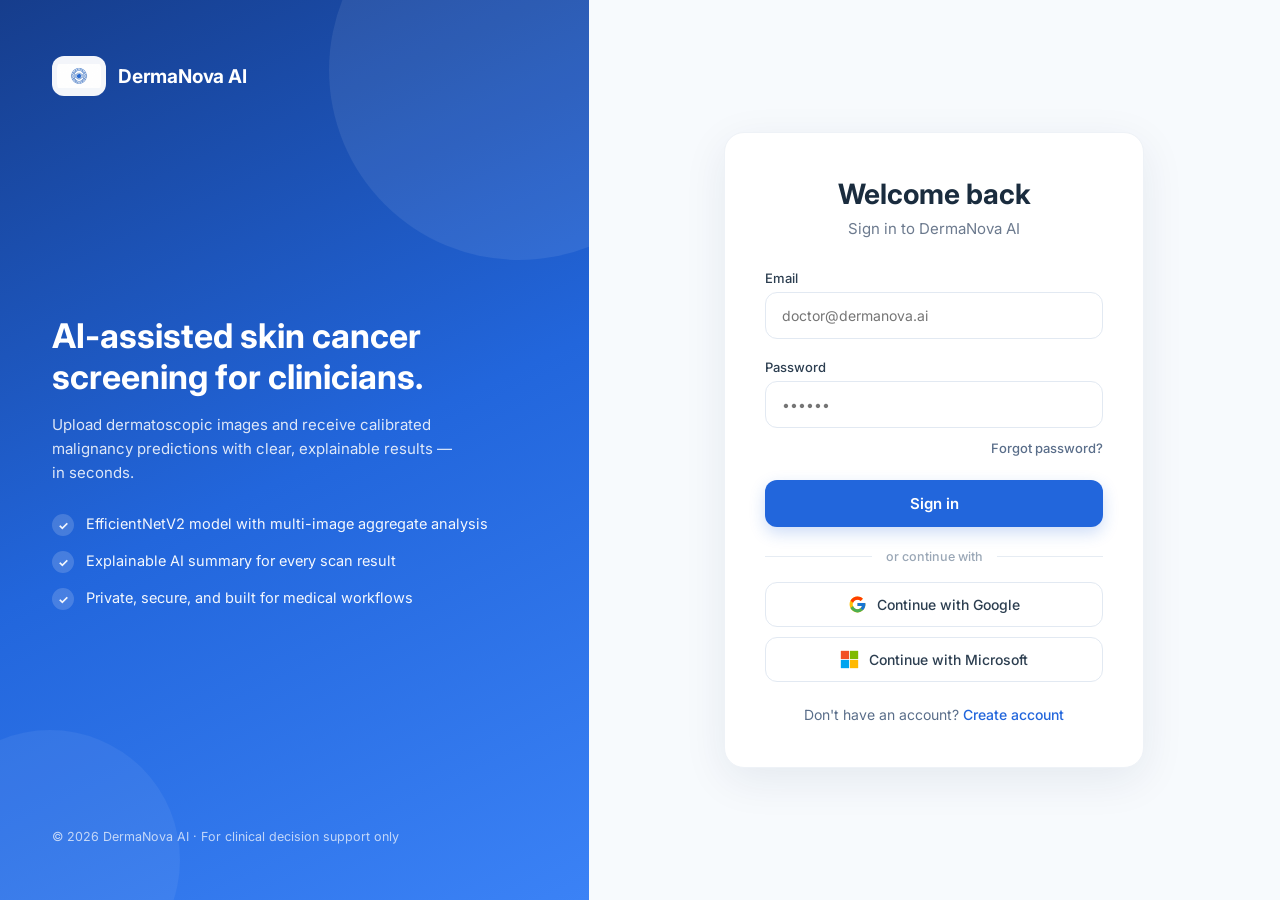
<file: index.html>
<!DOCTYPE html>
<html lang="en">

<head>
  <meta charset="UTF-8" />
  <meta name="viewport" content="width=device-width, initial-scale=1.0, user-scalable=yes" />
  <title>DermaNova AI — Light Intelligence</title>
  <link rel="icon" type="image/png" href="favicon.png?v=2" sizes="16x16 32x32 48x48 96x96 144x144 256x256">
  <link rel="shortcut icon" href="favicon.png?v=2" type="image/png">
  <link rel="apple-touch-icon" href="favicon.png?v=2">
  <link rel="stylesheet" href="style.css?v=10" />
  <link
    href="https://fonts.googleapis.com/css2?family=Inter:opsz,wght@14..32,300;14..32,400;14..32,500;14..32,600;14..32,700&display=swap"
    rel="stylesheet" />
</head>

<body>

  <div class="app">
    <div class="sidebar-overlay" id="sidebarOverlay"></div>
    <!-- SIDEBAR with clean toggle -->
    <aside class="sidebar" id="sidebar">
      <div class="sidebar-header">
        <div class="brand" id="brandHome" onclick="window.location.reload();" title="Reload DermaNova">
          <div class="logo-icon">
            <img src="favicon.png?v=2" alt="DermaNova AI">
          </div>
          <div class="logo-text" id="logoText">
            <span class="logo-name">DermaNova AI</span>
          </div>
        </div>
        <button class="new-chat-btn" id="newChatBtn" title="New diagnosis">
          <svg viewBox="0 0 24 24" fill="none" stroke="currentColor" stroke-width="2" stroke-linecap="round" stroke-linejoin="round">
            <path d="M12 20h9" />
            <path d="M16.5 3.5a2.121 2.121 0 0 1 3 3L7 19l-4 1 1-4 12.5-12.5z" />
          </svg>
        </button>
      </div>

      <nav class="nav-menu">
        <button class="nav-item" id="navDashboardBtn">
          <svg viewBox="0 0 24 24" fill="none" stroke="currentColor" stroke-width="2" stroke-linecap="round"
            stroke-linejoin="round">
            <rect x="3" y="3" width="7" height="9" />
            <rect x="14" y="3" width="7" height="5" />
            <rect x="14" y="12" width="7" height="9" />
            <rect x="3" y="16" width="7" height="5" />
          </svg>
          <span class="nav-text">Dashboard</span>
        </button>
        <button class="nav-item" id="navSettingsBtn">
          <svg viewBox="0 0 24 24" fill="none" stroke="currentColor" stroke-width="2" stroke-linecap="round"
            stroke-linejoin="round">
            <circle cx="12" cy="12" r="3" />
            <path
              d="M19.4 15a1.65 1.65 0 0 0 .33 1.82l.06.06a2 2 0 0 1 0 2.83 2 2 0 0 1-2.83 0l-.06-.06a1.65 1.65 0 0 0-1.82-.33 1.65 1.65 0 0 0-1 1.51V21a2 2 0 0 1-2 2 2 2 0 0 1-2-2v-.09A1.65 1.65 0 0 0 9 19.4a1.65 1.65 0 0 0-1.82.33l-.06.06a2 2 0 0 1-2.83 0 2 2 0 0 1 0-2.83l.06-.06a1.65 1.65 0 0 0 .33-1.82 1.65 1.65 0 0 0-1.51-1H3a2 2 0 0 1-2-2 2 2 0 0 1 2-2h.09A1.65 1.65 0 0 0 4.6 9a1.65 1.65 0 0 0-.33-1.82l-.06-.06a2 2 0 0 1 0-2.83 2 2 0 0 1 2.83 0l.06.06a1.65 1.65 0 0 0 1.82.33H9a1.65 1.65 0 0 0 1-1.51V3a2 2 0 0 1 2-2 2 2 0 0 1 2 2v.09a1.65 1.65 0 0 0 1 1.51 1.65 1.65 0 0 0 1.82-.33l.06-.06a2 2 0 0 1 2.83 0 2 2 0 0 1 0 2.83l-.06.06a1.65 1.65 0 0 0-.33 1.82V9a1.65 1.65 0 0 0 1.51 1H21a2 2 0 0 1 2 2 2 2 0 0 1-2 2h-.09a1.65 1.65 0 0 0-1.51 1z" />
          </svg>
          <span class="nav-text">Settings</span>
        </button>
        <button class="nav-item" id="navSearchBtn">
          <svg viewBox="0 0 24 24" fill="none" stroke="currentColor" stroke-width="2" stroke-linecap="round"
            stroke-linejoin="round">
            <circle cx="11" cy="11" r="7" />
            <line x1="21" y1="21" x2="16.65" y2="16.65" />
          </svg>
          <span class="nav-text">Search chats</span>
        </button>
      </nav>

      <div class="history-section">
        <div class="history-label" id="historyLabel">Today</div>
        <div class="history-list" id="historyList"></div>
      </div>

      <div class="sidebar-footer">
        <div class="user-card" id="userCard"
          onclick="document.getElementById('userDropdown').classList.toggle('open'); event.stopPropagation();">
          <div class="user-avatar">DR</div>
          <div class="user-details" id="userDetails">
            <div class="user-name">Dr. Rachel Lim</div>
            <div class="user-email">rachel@dermanova.ai</div>
          </div>

          <!-- Dropdown menu -->
          <div class="user-dropdown" id="userDropdown">
            <div class="ud-header">
              <div class="user-name ud-name">Dr. Rachel Lim</div>
              <div class="user-email ud-email">rachel@dermanova.ai</div>
            </div>
            <div class="ud-divider"></div>
            <button class="ud-item">
              <svg viewBox="0 0 24 24" fill="none" stroke="currentColor" stroke-width="2" stroke-linecap="round"
                stroke-linejoin="round">
                <path d="M20 21v-2a4 4 0 0 0-4-4H8a4 4 0 0 0-4 4v2" />
                <circle cx="12" cy="7" r="4" />
              </svg>
              Profile
            </button>
            <button class="ud-item" id="helpBtn">
              <svg viewBox="0 0 24 24" fill="none" stroke="currentColor" stroke-width="2" stroke-linecap="round"
                stroke-linejoin="round">
                <circle cx="12" cy="12" r="10" />
                <path d="M9.09 9a3 3 0 0 1 5.83 1c0 2-3 3-3 3" />
                <line x1="12" y1="17" x2="12.01" y2="17" />
              </svg>
              Help
            </button>
            <button class="ud-item text-red" id="logoutBtn">
              <svg viewBox="0 0 24 24" fill="none" stroke="currentColor" stroke-width="2" stroke-linecap="round"
                stroke-linejoin="round">
                <path d="M9 21H5a2 2 0 0 1-2-2V5a2 2 0 0 1 2-2h4" />
                <polyline points="16 17 21 12 16 7" />
                <line x1="21" y1="12" x2="9" y2="12" />
              </svg>
              Sign out
            </button>
          </div>
        </div>
      </div>
    </aside>

    <!-- MAIN CHAT AREA -->
    <main class="main">
      <header class="topbar">
        <button class="topbar-menu" id="menuBtn">
          <svg class="panel-icon" viewBox="0 0 24 24" fill="none" stroke="currentColor" stroke-width="2"
            stroke-linecap="round" stroke-linejoin="round">
            <rect x="3" y="3" width="18" height="18" rx="2" ry="2"></rect>
            <line x1="9" y1="3" x2="9" y2="21"></line>
          </svg>
        </button>
        <span class="topbar-title" id="topbarTitle">Cancer Diagnosis Assistant</span>
        <div class="topbar-actions" style="position: relative;">
          <button class="tb-btn" id="chatOptionsBtn" title="Options">
            <svg viewBox="0 0 24 24" fill="none" stroke="currentColor" stroke-width="2.5" stroke-linecap="round"
              stroke-linejoin="round">
              <circle cx="12" cy="12" r="1"></circle>
              <circle cx="5" cy="12" r="1"></circle>
              <circle cx="19" cy="12" r="1"></circle>
            </svg>
          </button>
          <div class="chat-options-menu" id="chatOptionsMenu">
            <button class="opt-item" id="optShare">Share Chat</button>
            <button class="opt-item" id="optPin">Pin Chat</button>
            <button class="opt-item" id="optHelp">Help</button>
            <button class="opt-item" id="optDelete" style="color: var(--red);">Delete Chat</button>
          </div>
        </div>
      </header>

      <div class="chat-area" id="chatArea">
        <div class="welcome" id="welcomeScreen">
          <div class="welcome-icon">
            <img src="favicon.png?v=2" alt="DermaNova AI Logo"
              style="width: 84px; height: 84px; object-fit: contain;">
          </div>
          <h1 class="welcome-title">DermaNova AI</h1>
          <p class="welcome-sub">Upload scans or patient data, get AI‑powered skin cancer risk predictions.<br>Click
            the <strong>+</strong> button to attach images or take a photo.
          </p>
          <div class="prompt-starters" id="promptStarters">
            <button class="starter-chip" data-prompt="What do the malignancy risk levels mean?">What do the risk levels mean?</button>
            <button class="starter-chip" data-prompt="How should I capture a good skin-lesion photo for analysis?">How to take a good lesion photo</button>
            <button class="starter-chip" data-prompt="Explain the ABCDE melanoma warning signs.">Melanoma ABCDE warning signs</button>
            <button class="starter-chip" data-prompt="When is a biopsy recommended for a suspicious lesion?">When is a biopsy recommended?</button>
          </div>
        </div>
        <div class="messages" id="messagesContainer"></div>
      </div>

      <button class="scroll-bottom-btn" id="scrollBottomBtn" title="Scroll to latest">
        <svg viewBox="0 0 24 24" fill="none" stroke="currentColor" stroke-width="2.2" stroke-linecap="round"
          stroke-linejoin="round">
          <path d="M12 5v14M19 12l-7 7-7-7" />
        </svg>
      </button>

      <div class="input-wrap">
        <div class="attach-preview" id="attachPreview"></div>
        <div class="input-bar">
          <div class="plus-wrap">
            <button class="plus-btn" id="plusBtn">
              <svg viewBox="0 0 24 24" fill="none" stroke="currentColor" stroke-width="2.5">
                <path d="M12 5v14M5 12h14" />
              </svg>
            </button>
            <div class="plus-menu" id="plusMenu">
              <button class="pm-item" id="uploadFileOption">
                <span class="pm-icon">
                  <svg viewBox="0 0 24 24" fill="none" stroke="currentColor" stroke-width="2" stroke-linecap="round"
                    stroke-linejoin="round">
                    <path d="M21 15v4a2 2 0 0 1-2 2H5a2 2 0 0 1-2-2v-4" />
                    <polyline points="17 8 12 3 7 8" />
                    <line x1="12" y1="3" x2="12" y2="15" />
                  </svg>
                </span>
                <div class="pm-text">
                  <div class="pm-title">Upload files</div>
                  <div class="pm-sub">Images, PDF documents</div>
                </div>
              </button>
              <button class="pm-item" id="takePhotoOption">
                <span class="pm-icon">
                  <svg viewBox="0 0 24 24" fill="none" stroke="currentColor" stroke-width="2" stroke-linecap="round"
                    stroke-linejoin="round">
                    <path d="M23 19a2 2 0 0 1-2 2H3a2 2 0 0 1-2-2V8a2 2 0 0 1 2-2h4l2-3h6l2 3h4a2 2 0 0 1 2 2z" />
                    <circle cx="12" cy="13" r="4" />
                  </svg>
                </span>
                <div class="pm-text">
                  <div class="pm-title">Take photo</div>
                  <div class="pm-sub">Use device camera</div>
                </div>
              </button>
            </div>
          </div>
          <textarea id="chatInput" class="chat-input" placeholder="Describe patient history or ask AI..."
            rows="1"></textarea>
          <button class="send-btn" id="sendMsgBtn">
            <svg viewBox="0 0 24 24" fill="none" stroke="currentColor" stroke-width="2.5">
              <path d="M12 19V5M5 12l7-7 7 7" />
            </svg>
          </button>
        </div>
        <div class="input-note">DermaNova may make mistakes; always verify results with clinical advice from a
          dermatologist</div>
      </div>
    </main>
  </div>

  <!-- Camera Modal -->
  <div class="modal-overlay" id="cameraModal">
    <div class="modal">
      <div class="modal-header">
        <span class="modal-title">Take a photo</span>
        <button class="modal-close" id="closeCameraModalBtn">✕</button>
      </div>
      <div class="modal-body">
        <video id="cameraStream" autoplay playsinline></video>
        <canvas id="cameraCanvas" style="display:none"></canvas>
        <div class="camera-buttons">
          <button id="capturePhotoBtn" class="cam-capture">Capture</button>
          <button id="cancelCameraBtn" class="cam-cancel">Cancel</button>
        </div>
      </div>
    </div>
  </div>

  <!-- Profile Modal -->
  <div class="modal-overlay" id="profileModal">
    <div class="modal profile-modal">
      <div class="modal-header">
        <span class="modal-title">My Profile</span>
        <button class="modal-close" id="closeProfileBtn">✕</button>
      </div>
      <div class="modal-body">
        <!-- Avatar section -->
        <div class="profile-avatar-section">
          <div class="profile-avatar-lg" id="profileAvatarLg">DR</div>
          <div class="profile-avatar-info">
            <div class="profile-avatar-name" id="profileAvatarName">Dr. Rachel Lim</div>
            <div class="profile-avatar-role">Medical Professional</div>
          </div>
        </div>

        <div class="profile-divider"></div>

        <!-- Editable fields -->
        <div class="profile-field">
          <label class="profile-label">
            <svg viewBox="0 0 24 24" fill="none" stroke="currentColor" stroke-width="2" stroke-linecap="round"
              stroke-linejoin="round">
              <path d="M20 21v-2a4 4 0 0 0-4-4H8a4 4 0 0 0-4 4v2" />
              <circle cx="12" cy="7" r="4" />
            </svg>
            Display Name
          </label>
          <input type="text" id="profileNameInput" class="profile-input" placeholder="Enter your display name">
        </div>

        <div class="profile-field">
          <label class="profile-label">
            <svg viewBox="0 0 24 24" fill="none" stroke="currentColor" stroke-width="2" stroke-linecap="round"
              stroke-linejoin="round">
              <path d="M4 4h16c1.1 0 2 .9 2 2v12c0 1.1-.9 2-2 2H4c-1.1 0-2-.9-2-2V6c0-1.1.9-2 2-2z" />
              <polyline points="22,6 12,13 2,6" />
            </svg>
            Account (Email)
          </label>
          <input type="email" id="profileEmailInput" class="profile-input" placeholder="Enter your email">
        </div>

        <div id="profileMsg" class="profile-msg" style="display:none;"></div>

        <div class="profile-actions">
          <button class="profile-cancel-btn" id="cancelProfileBtn">Cancel</button>
          <button class="profile-save-btn" id="saveProfileBtn">
            <svg viewBox="0 0 24 24" fill="none" stroke="currentColor" stroke-width="2.5" stroke-linecap="round"
              stroke-linejoin="round">
              <polyline points="20 6 9 17 4 12" />
            </svg>
            Save Changes
          </button>
        </div>
      </div>
    </div>
  </div>

  <!-- Dashboard Modal -->
  <div class="modal-overlay" id="dashboardModal">
    <div class="modal" style="width: 600px;">
      <div class="modal-header">
        <span class="modal-title">Dashboard Overview</span>
        <button class="modal-close" id="closeDashboardBtn">✕</button>
      </div>
      <div class="modal-body">
        <div style="display: flex; flex-wrap: wrap; gap: 16px; margin-bottom: 20px;">
          <div
            style="flex: 1 1 120px; background: var(--bg-card); padding: 16px; border-radius: 12px; border: 1px solid var(--border);">
            <div id="dashTotalScans" style="font-size: 24px; font-weight: 700; color: var(--accent);">0</div>
            <div style="font-size: 13px; color: var(--txt-3);">Total Scans</div>
          </div>
          <div
            style="flex: 1 1 120px; background: var(--bg-card); padding: 16px; border-radius: 12px; border: 1px solid var(--border);">
            <div id="dashAvgConfidence" style="font-size: 24px; font-weight: 700; color: var(--green);">—</div>
            <div style="font-size: 13px; color: var(--txt-3);">AI Avg Confidence</div>
          </div>
          <div
            style="flex: 1 1 120px; background: var(--bg-card); padding: 16px; border-radius: 12px; border: 1px solid var(--border);">
            <div id="dashHighRisk" style="font-size: 24px; font-weight: 700; color: var(--red);">0</div>
            <div style="font-size: 13px; color: var(--txt-3);">High Risk Flags</div>
          </div>
          <div
            style="flex: 1 1 120px; background: var(--bg-card); padding: 16px; border-radius: 12px; border: 1px solid var(--border);">
            <div id="dashTotalChats" style="font-size: 24px; font-weight: 700; color: var(--txt-1);">0</div>
            <div style="font-size: 13px; color: var(--txt-3);">Total Chats</div>
          </div>
        </div>
        <div style="display: flex; gap: 16px; margin-bottom: 20px;">
          <div
            style="flex: 1; background: var(--bg-card); padding: 16px; border-radius: 12px; border: 1px solid var(--border);">
            <div id="dashBenign" style="font-size: 20px; font-weight: 700; color: var(--green);">0</div>
            <div style="font-size: 13px; color: var(--txt-3);">Benign Results</div>
          </div>
          <div
            style="flex: 1; background: var(--bg-card); padding: 16px; border-radius: 12px; border: 1px solid var(--border);">
            <div id="dashAvgMalignancy" style="font-size: 20px; font-weight: 700; color: var(--txt-1);">—</div>
            <div style="font-size: 13px; color: var(--txt-3);">Avg Malignancy Prob.</div>
          </div>
          <div
            style="flex: 1; background: var(--bg-card); padding: 16px; border-radius: 12px; border: 1px solid var(--border);">
            <div id="dashFeedbackCount" style="font-size: 20px; font-weight: 700; color: #8b5cf6;">0</div>
            <div style="font-size: 13px; color: var(--txt-3);">Model Feedback Saved</div>
          </div>
        </div>
        <p id="dashEmptyNote" style="color: var(--txt-2); font-size: 14px; line-height: 1.5;">Welcome to the Analytics
          Dashboard. Metrics below are calculated live from your diagnostic history.</p>
      </div>
    </div>
  </div>

  <!-- Settings Modal -->
  <div class="modal-overlay" id="settingsModal">
    <div class="modal">
      <div class="modal-header">
        <span class="modal-title">App Settings</span>
        <button class="modal-close" id="closeSettingsBtn">✕</button>
      </div>
      <div class="modal-body">
        <div style="margin-bottom: 16px;">
          <label style="display: block; margin-bottom: 8px; font-size: 14px; font-weight: 600;">AI Model Version</label>
          <select
            style="width: 100%; padding: 10px; border-radius: 8px; border: 1px solid var(--border); background: var(--bg-panel); color: var(--txt-1);">
            <option value="efficientnet_v2">DermaNova EfficientNetV2 (Default)</option>
          </select>
        </div>
        <div style="margin-bottom: 16px;">
          <label style="display: block; margin-bottom: 8px; font-size: 14px; font-weight: 600;">Theme</label>
          <select id="themeSelect"
            style="width: 100%; padding: 10px; border-radius: 8px; border: 1px solid var(--border); background: var(--bg-panel); color: var(--txt-1);">
            <option value="light">Light Mode</option>
            <option value="dark">Dark Mode</option>
          </select>
        </div>
        <div style="margin-bottom: 16px;">
          <label style="display: block; margin-bottom: 8px; font-size: 14px; font-weight: 600;">Message text size</label>
          <select id="fontSizeSelect"
            style="width: 100%; padding: 10px; border-radius: 8px; border: 1px solid var(--border); background: var(--bg-panel); color: var(--txt-1);">
            <option value="sm">Compact</option>
            <option value="md">Default</option>
            <option value="lg">Large</option>
          </select>
        </div>
        <button class="cam-capture" id="saveSettingsBtn" style="width: 100%;">Save Settings</button>
      </div>
    </div>
  </div>

  <!-- Share Modal -->
  <div class="modal-overlay" id="shareModal">
    <div class="modal">
      <div class="modal-header">
        <span class="modal-title">Share Chat</span>
        <button class="modal-close" id="closeShareBtn">✕</button>
      </div>
      <div class="modal-body">
        <p style="color: var(--txt-2); font-size: 14px; line-height: 1.5; margin: 0 0 18px;">Share this diagnosis
          conversation with a colleague or patient.</p>
        <div class="share-grid">
          <button class="share-option" id="shareGmail">
            <span class="share-ic" style="background:#ea433522;color:#ea4335;">
              <svg viewBox="0 0 24 24" fill="none" stroke="currentColor" stroke-width="2" stroke-linecap="round"
                stroke-linejoin="round">
                <path d="M4 4h16c1.1 0 2 .9 2 2v12c0 1.1-.9 2-2 2H4c-1.1 0-2-.9-2-2V6c0-1.1.9-2 2-2z" />
                <polyline points="22,6 12,13 2,6" />
              </svg>
            </span>
            <span>Gmail</span>
          </button>
          <button class="share-option" id="shareWhatsapp">
            <span class="share-ic" style="background:#25d36622;color:#1da851;">
              <svg viewBox="0 0 24 24" fill="none" stroke="currentColor" stroke-width="2" stroke-linecap="round"
                stroke-linejoin="round">
                <path d="M21 11.5a8.38 8.38 0 0 1-.9 3.8 8.5 8.5 0 0 1-7.6 4.7 8.38 8.38 0 0 1-3.8-.9L3 21l1.9-5.7a8.38 8.38 0 0 1-.9-3.8 8.5 8.5 0 0 1 4.7-7.6 8.38 8.38 0 0 1 3.8-.9h.5a8.48 8.48 0 0 1 8 8v.5z" />
              </svg>
            </span>
            <span>WhatsApp</span>
          </button>
          <button class="share-option" id="shareEmail">
            <span class="share-ic" style="background:#2266dc22;color:var(--accent);">
              <svg viewBox="0 0 24 24" fill="none" stroke="currentColor" stroke-width="2" stroke-linecap="round"
                stroke-linejoin="round">
                <path d="M22 6c0-1.1-.9-2-2-2H4c-1.1 0-2 .9-2 2v12c0 1.1.9 2 2 2h16c1.1 0 2-.9 2-2V6z" />
                <polyline points="22,6 12,13 2,6" />
              </svg>
            </span>
            <span>Email</span>
          </button>
          <button class="share-option" id="shareTelegram">
            <span class="share-ic" style="background:#229ed922;color:#229ed9;">
              <svg viewBox="0 0 24 24" fill="none" stroke="currentColor" stroke-width="2" stroke-linecap="round"
                stroke-linejoin="round">
                <line x1="22" y1="2" x2="11" y2="13" />
                <polygon points="22 2 15 22 11 13 2 9 22 2" />
              </svg>
            </span>
            <span>Telegram</span>
          </button>
          <button class="share-option" id="shareCopy">
            <span class="share-ic" style="background:#64748b22;color:#475569;">
              <svg viewBox="0 0 24 24" fill="none" stroke="currentColor" stroke-width="2" stroke-linecap="round"
                stroke-linejoin="round">
                <rect x="9" y="9" width="13" height="13" rx="2" ry="2" />
                <path d="M5 15H4a2 2 0 0 1-2-2V4a2 2 0 0 1 2-2h9a2 2 0 0 1 2 2v1" />
              </svg>
            </span>
            <span>Copy Text</span>
          </button>
          <button class="share-option" id="shareNative">
            <span class="share-ic" style="background:#8b5cf622;color:#7c3aed;">
              <svg viewBox="0 0 24 24" fill="none" stroke="currentColor" stroke-width="2" stroke-linecap="round"
                stroke-linejoin="round">
                <circle cx="18" cy="5" r="3" />
                <circle cx="6" cy="12" r="3" />
                <circle cx="18" cy="19" r="3" />
                <line x1="8.59" y1="13.51" x2="15.42" y2="17.49" />
                <line x1="15.41" y1="6.51" x2="8.59" y2="10.49" />
              </svg>
            </span>
            <span>More…</span>
          </button>
        </div>
      </div>
    </div>
  </div>

  <!-- Help Modal -->
  <div class="modal-overlay" id="helpModal">
    <div class="modal" style="width: 560px;">
      <div class="modal-header">
        <span class="modal-title">Help &amp; FAQ</span>
        <button class="modal-close" id="closeHelpBtn">✕</button>
      </div>
      <div class="modal-body">
        <p style="color: var(--txt-2); font-size: 14px; line-height: 1.5; margin: 0 0 18px;">Common questions about
          DermaNova AI. Click a question to expand the answer.</p>
        <div class="faq-list">
          <details class="faq-item">
            <summary>What does DermaNova AI do?</summary>
            <p>DermaNova AI analyses skin-lesion images using a deep-learning model (EfficientNetV2) and estimates the
              probability that a lesion is malignant. It also provides an AI-generated plain-language explanation of the
              result.</p>
          </details>
          <details class="faq-item">
            <summary>How do I run a scan?</summary>
            <p>Click the <strong>+</strong> button next to the message box, choose <strong>Upload files</strong> to select a photo or
              <strong>Take photo</strong> to use your camera. The model then processes the image and returns a result
              card.</p>
          </details>
          <details class="faq-item">
            <summary>What do the Dashboard numbers mean?</summary>
            <p><strong>Total Scans</strong> is the number of image analyses you've run. <strong>AI Avg Confidence</strong>
              is the average certainty of the model across those scans. <strong>High Risk Flags</strong> counts lesions
              the model classified as malignant, and <strong>Total Chats</strong> is your number of saved
              conversations.</p>
          </details>
          <details class="faq-item">
            <summary>Is the result a medical diagnosis?</summary>
            <p>No. DermaNova AI is a decision-support tool. Results must always be confirmed by a qualified
              dermatologist through dermatoscopy and, where indicated, biopsy.</p>
          </details>
          <details class="faq-item">
            <summary>How do I update my profile?</summary>
            <p>Open the user menu at the bottom-left of the sidebar and choose <strong>Profile</strong>. You can change
              your display name and account email there.</p>
          </details>
          <details class="faq-item">
            <summary>Where is my chat history stored?</summary>
            <p>Conversations are saved locally in your browser. Use the <strong>Share Chat</strong> option in the top bar
              to send a conversation to someone else.</p>
          </details>
        </div>
      </div>
    </div>
  </div>

  <!-- Search Chats Modal -->
  <div class="modal-overlay" id="searchModal">
    <div class="modal search-modal">
      <div class="modal-header">
        <span class="modal-title">Search chats</span>
        <button class="modal-close" id="closeSearchBtn">✕</button>
      </div>
      <div class="modal-body">
        <div class="chat-search" id="chatSearch">
          <svg class="chat-search-icon" viewBox="0 0 24 24" fill="none" stroke="currentColor" stroke-width="2"
            stroke-linecap="round" stroke-linejoin="round">
            <circle cx="11" cy="11" r="7" />
            <line x1="21" y1="21" x2="16.65" y2="16.65" />
          </svg>
          <input type="text" id="chatSearchInput" class="chat-search-input" placeholder="Search all chats by title or message…" />
          <button class="chat-search-clear" id="chatSearchClear" title="Clear">✕</button>
        </div>
        <div class="search-results" id="searchResults"></div>
      </div>
    </div>
  </div>

  <input type="file" id="fileUploadInput" multiple accept="image/*,application/pdf" style="display:none" />
  <input type="file" id="cameraFileInput" accept="image/*" style="display:none" />

  <script src="chatgpt.js?v=3"></script>
  <script src="app.js?v=14"></script>
</body>

</html>
</file>
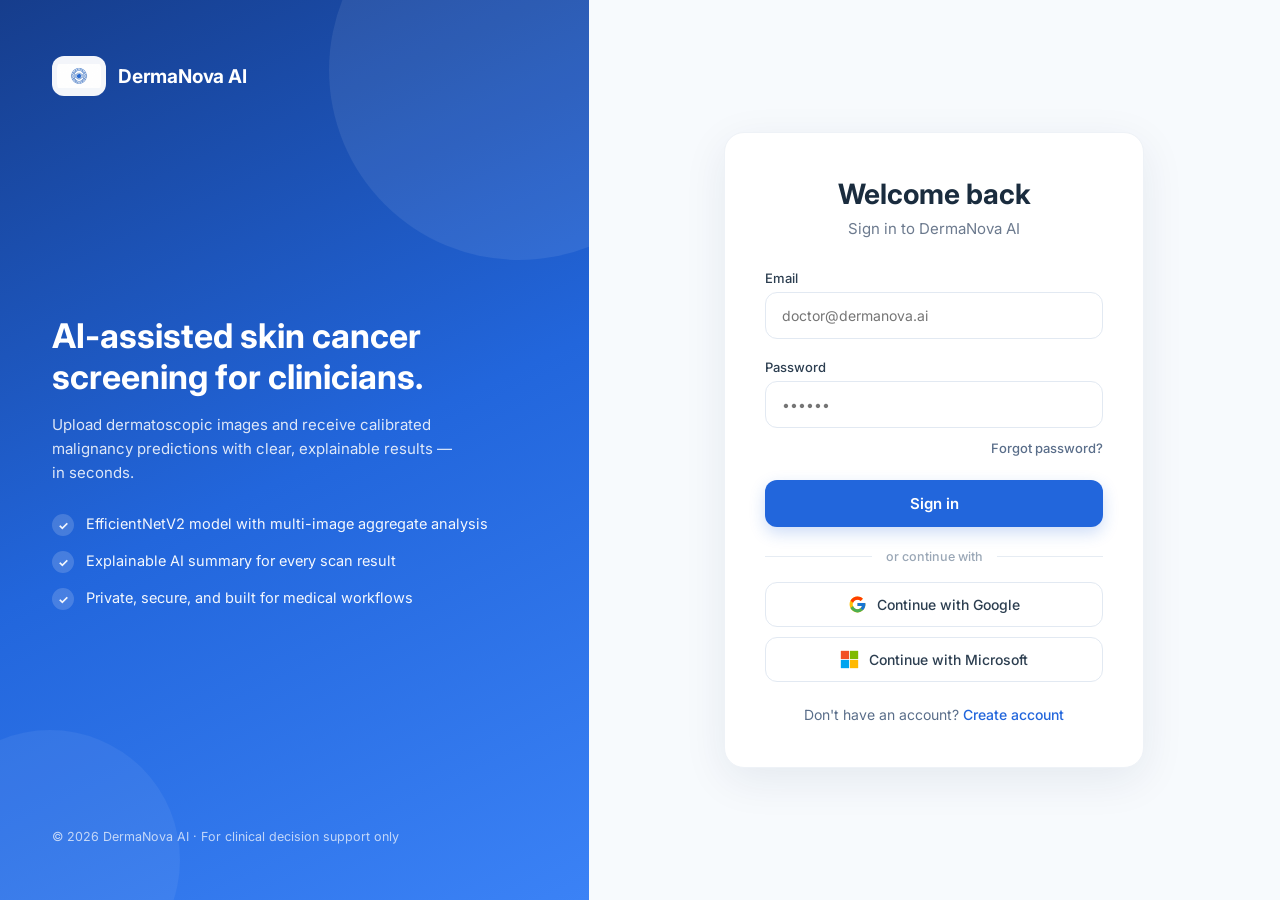
<file: login.html>
<!DOCTYPE html>
<html lang="en">
<head>
  <meta charset="UTF-8">
  <meta name="viewport" content="width=device-width, initial-scale=1.0">
  <title>Login | DermaNova AI</title>
  <link rel="icon" href="favicon.png?v=2" type="image/png" sizes="16x16 32x32 48x48 96x96 144x144 256x256">
  <link rel="shortcut icon" href="favicon.png?v=2" type="image/png">
  <link rel="apple-touch-icon" href="favicon.png?v=2">
  <link href="https://fonts.googleapis.com/css2?family=Inter:wght@400;500;600;700&display=swap" rel="stylesheet">
  <style>
    * { margin:0; padding:0; box-sizing:border-box; }
    body {
      font-family: 'Inter', sans-serif;
      background: #f7fafd;
      min-height: 100vh;
      color: #1a2c3e;
    }

    /* ── Split-screen shell ── */
    .auth-shell { display: flex; min-height: 100vh; }

    /* Left brand panel */
    .brand-panel {
      flex: 1 1 46%;
      position: relative;
      overflow: hidden;
      background: linear-gradient(155deg, #163d8c 0%, #2266dc 52%, #3b82f6 100%);
      color: #fff;
      padding: 56px 52px;
      display: flex;
      flex-direction: column;
      justify-content: space-between;
    }
    .brand-panel::before,
    .brand-panel::after {
      content: '';
      position: absolute;
      border-radius: 50%;
      background: rgba(255,255,255,0.08);
      pointer-events: none;
    }
    .brand-panel::before { width: 380px; height: 380px; top: -120px; right: -120px; }
    .brand-panel::after  { width: 260px; height: 260px; bottom: -90px; left: -80px; background: rgba(255,255,255,0.06); }
    .brand-logo { display: flex; align-items: center; gap: 12px; position: relative; z-index: 1; }
    .brand-logo img {
      width: 54px; height: 40px; object-fit: contain;
      background: rgba(255,255,255,0.95); border-radius: 12px; padding: 5px;
    }
    .brand-logo span { font-size: 19px; font-weight: 700; letter-spacing: -0.2px; }
    .brand-hero { position: relative; z-index: 1; }
    .brand-hero h2 { font-size: 34px; line-height: 1.22; font-weight: 700; margin-bottom: 16px; max-width: 440px; }
    .brand-hero p { font-size: 15px; line-height: 1.6; opacity: 0.85; max-width: 400px; margin-bottom: 28px; }
    .brand-features { list-style: none; display: flex; flex-direction: column; gap: 14px; }
    .brand-features li {
      display: flex; align-items: flex-start; gap: 12px;
      font-size: 14.5px; opacity: 0.95; line-height: 1.45;
    }
    .brand-features li::before {
      content: '✓';
      flex-shrink: 0;
      width: 22px; height: 22px; border-radius: 50%;
      background: rgba(255,255,255,0.18);
      display: flex; align-items: center; justify-content: center;
      font-size: 12px; font-weight: 700; margin-top: 1px;
    }
    .brand-foot { position: relative; z-index: 1; font-size: 12.5px; opacity: 0.7; }

    /* Right form panel */
    .form-panel {
      flex: 1 1 54%;
      display: flex; align-items: center; justify-content: center;
      padding: 40px 24px;
    }
    .auth-card {
      background: #fff;
      border-radius: 20px;
      padding: 44px 40px;
      width: 100%;
      max-width: 420px;
      box-shadow: 0 12px 44px rgba(16, 42, 77, 0.08);
      border: 1px solid #eef2f7;
      text-align: center;
    }
    @media (max-width: 900px) {
      .brand-panel { display: none; }
      .form-panel { flex: 1; padding: 24px 18px; }
    }
    h1 { font-size: 28px; font-weight: 700; color: #1a2c3e; margin-bottom: 8px; }
    .sub { color: #6c7a8e; margin-bottom: 32px; font-size: 15px; }
    .input-group { margin-bottom: 20px; text-align: left; }
    label { display: block; font-size: 13px; font-weight: 500; margin-bottom: 6px; color: #2c3e50; }
    input {
      width: 100%;
      padding: 14px 16px;
      border: 1px solid #e2e9f2;
      border-radius: 12px;
      font-size: 14px;
      font-family: 'Inter', sans-serif;
      transition: 0.2s;
    }
    input:focus { outline: none; border-color: #2266dc; box-shadow: 0 0 0 3px rgba(34,102,220,0.1); }
    button#loginBtn {
      width: 100%;
      padding: 14px;
      background: #2266dc;
      color: white;
      border: none;
      border-radius: 12px;
      font-weight: 600;
      font-size: 15px;
      cursor: pointer;
      margin-top: 8px;
      font-family: 'Inter', sans-serif;
      transition: background 0.2s, transform 0.1s;
      box-shadow: 0 6px 16px rgba(34,102,220,0.22);
    }
    button#loginBtn:hover, button#resetBtn:hover { background: #1a55c4; }
    button#loginBtn:active, button#resetBtn:active { transform: scale(0.98); }
    button#loginBtn:disabled, button#resetBtn:disabled { background: #a0b4d6; cursor: not-allowed; box-shadow: none; }
    button#resetBtn {
      width: 100%;
      padding: 14px;
      background: #2266dc;
      color: white;
      border: none;
      border-radius: 12px;
      font-weight: 600;
      font-size: 15px;
      cursor: pointer;
      margin-top: 8px;
      font-family: 'Inter', sans-serif;
      transition: background 0.2s, transform 0.1s;
      box-shadow: 0 6px 16px rgba(34,102,220,0.22);
    }
    .forgot-btn {
      background: none;
      border: none;
      color: #5a6e8a;
      font-size: 13px;
      font-weight: 500;
      cursor: pointer;
      font-family: 'Inter', sans-serif;
      text-align: right;
      display: block;
      width: 100%;
      margin-bottom: 16px;
      margin-top: -8px;
      transition: color 0.2s;
    }
    .forgot-btn:hover { color: #2266dc; }
    .back-btn { text-align: center; margin-top: 16px; margin-bottom: 0; width: 100%; }
    .link { margin-top: 24px; font-size: 14px; color: #5a6e8a; }
    .link a { color: #2266dc; text-decoration: none; font-weight: 500; }
    .msg {
      padding: 11px 14px;
      border-radius: 12px;
      margin-bottom: 16px;
      font-size: 13px;
      display: none;
      text-align: left;
    }
    .logo-icon { display: none; margin-bottom: 12px; }
    .logo-icon img {
      width: 112px; height: auto; object-fit: contain;
      mix-blend-mode: multiply; display: block; margin: 0 auto;
    }
    @media (max-width: 900px) {
      .logo-icon { display: block; }
    }
    .msg.error   { background: #ffe5e9; color: #c0392b; }
    .msg.success { background: #e6f9f0; color: #1a7a4a; }
    .msg.info    { background: #eaf1fd; color: #1a55c4; }

    /* ── Social sign-in ── */
    .divider {
      display: flex; align-items: center; gap: 14px;
      margin: 22px 0 18px; color: #9aa7b6; font-size: 12.5px; font-weight: 500;
    }
    .divider::before, .divider::after { content: ''; flex: 1; height: 1px; background: #e6ecf3; }
    .social-grid { display: flex; flex-direction: column; gap: 10px; }
    .social-btn {
      display: flex; align-items: center; justify-content: center; gap: 10px;
      width: 100%; padding: 12px 14px;
      background: #fff; border: 1px solid #e2e9f2; border-radius: 12px;
      font-family: 'Inter', sans-serif; font-size: 14px; font-weight: 500; color: #2c3e50;
      cursor: pointer; transition: background 0.15s, border-color 0.15s, box-shadow 0.15s;
    }
    .social-btn:hover { background: #f6f9fd; border-color: #cdd9ea; box-shadow: 0 4px 12px rgba(16,42,77,0.06); }
    .social-btn:active { transform: scale(0.99); }
    .social-btn svg { width: 19px; height: 19px; flex-shrink: 0; }

    /* ── Multi-step reset flow ── */
    .steps { display: none; align-items: center; justify-content: center; gap: 6px; margin-bottom: 28px; }
    .steps.show { display: flex; }
    .step {
      width: 30px; height: 30px; border-radius: 50%;
      display: flex; align-items: center; justify-content: center;
      font-size: 13px; font-weight: 600;
      background: #eef2f8; color: #8a99aa; border: 2px solid #e2e9f2;
      transition: 0.25s;
    }
    .step.active { background: #2266dc; color: #fff; border-color: #2266dc; box-shadow: 0 0 0 4px rgba(34,102,220,0.12); }
    .step.done { background: #1a7a4a; color: #fff; border-color: #1a7a4a; }
    .step-line { width: 34px; height: 2px; background: #e2e9f2; transition: 0.25s; }
    .step-line.done { background: #1a7a4a; }

    .otp-hint { font-size: 13.5px; color: #6c7a8e; margin-bottom: 20px; line-height: 1.5; }
    .otp-hint strong { color: #1a2c3e; }
    .otp-input {
      text-align: center; font-size: 24px; letter-spacing: 14px;
      font-weight: 700; padding: 16px; text-indent: 14px;
    }
    .otp-input::placeholder { letter-spacing: 10px; color: #cbd5e1; font-weight: 500; }

    .resend-row { font-size: 13px; color: #6c7a8e; margin-top: 16px; }
    .link-btn {
      background: none; border: none; color: #2266dc; font-weight: 600;
      font-size: 13px; cursor: pointer; font-family: 'Inter', sans-serif; padding: 0;
    }
    .link-btn:hover { text-decoration: underline; }
    .link-btn:disabled { color: #a0b4d6; cursor: not-allowed; text-decoration: none; }

    .pw-wrap { position: relative; }
    .pw-wrap input { padding-right: 46px; }
    .pw-toggle {
      position: absolute; right: 10px; top: 50%; transform: translateY(-50%);
      background: none; border: none; cursor: pointer; font-size: 16px;
      opacity: 0.55; padding: 4px; line-height: 1;
    }
    .pw-toggle:hover { opacity: 1; }

    .pw-reqs {
      list-style: none; text-align: left; margin: 0 0 18px; padding: 0;
      display: grid; grid-template-columns: 1fr 1fr; gap: 7px 12px;
    }
    .pw-reqs li {
      font-size: 12px; color: #8a99aa; position: relative; padding-left: 20px;
      transition: color 0.2s;
    }
    .pw-reqs li::before {
      content: '○'; position: absolute; left: 0; font-size: 13px; line-height: 1.2;
    }
    .pw-reqs li.ok { color: #1a7a4a; font-weight: 500; }
    .pw-reqs li.ok::before { content: '✓'; }

    button#verifyOtpBtn, button#updatePasswordBtn {
      width: 100%; padding: 14px; background: #2266dc; color: white; border: none;
      border-radius: 12px; font-weight: 600; font-size: 15px; cursor: pointer;
      margin-top: 8px; font-family: 'Inter', sans-serif; transition: background 0.2s, transform 0.1s;
      box-shadow: 0 6px 16px rgba(34,102,220,0.22);
    }
    button#verifyOtpBtn:hover, button#updatePasswordBtn:hover { background: #1a55c4; }
    button#verifyOtpBtn:active, button#updatePasswordBtn:active { transform: scale(0.98); }
    button#verifyOtpBtn:disabled, button#updatePasswordBtn:disabled { background: #a0b4d6; cursor: not-allowed; }
    .spinner {
      display: inline-block;
      width: 16px; height: 16px;
      border: 2px solid rgba(255,255,255,0.5);
      border-top-color: #fff;
      border-radius: 50%;
      animation: spin 0.7s linear infinite;
      margin-right: 8px;
      vertical-align: middle;
    }
    @keyframes spin { to { transform: rotate(360deg); } }
  </style>
</head>
<body>
<div class="auth-shell">

  <!-- Left: brand / value panel -->
  <aside class="brand-panel">
    <div class="brand-logo">
      <img src="app_icon.png" alt="DermaNova AI">
      <span>DermaNova AI</span>
    </div>
    <div class="brand-hero">
      <h2>AI-assisted skin cancer screening for clinicians.</h2>
      <p>Upload dermatoscopic images and receive calibrated malignancy predictions with clear, explainable results — in seconds.</p>
      <ul class="brand-features">
        <li>EfficientNetV2 model with multi-image aggregate analysis</li>
        <li>Explainable AI summary for every scan result</li>
        <li>Private, secure, and built for medical workflows</li>
      </ul>
    </div>
    <div class="brand-foot">© 2026 DermaNova AI · For clinical decision support only</div>
  </aside>

  <!-- Right: authentication form -->
  <main class="form-panel">
<div class="auth-card">
  <div class="logo-icon">
          <img src="app_icon.png" alt="DermaNova AI">
        </div>
  <h1 id="formTitle">Welcome back</h1>
  <div class="sub" id="formSubtitle">Sign in to DermaNova AI</div>

  <!-- Step indicator (reset flow only) -->
  <div id="resetSteps" class="steps">
    <span class="step" data-step="1">1</span>
    <span class="step-line" data-line="1"></span>
    <span class="step" data-step="2">2</span>
    <span class="step-line" data-line="2"></span>
    <span class="step" data-step="3">3</span>
  </div>

  <div id="loginMsg" class="msg"></div>

  <!-- Login Form -->
  <div id="loginFormArea">
    <div class="input-group">
      <label for="email">Email</label>
      <input type="email" id="email" name="email" placeholder="doctor@dermanova.ai" autocomplete="email">
    </div>
    <div class="input-group">
      <label for="password">Password</label>
      <input type="password" id="password" name="password" placeholder="••••••" autocomplete="current-password">
    </div>
    
    <button id="forgotPasswordBtn" type="button" class="forgot-btn">Forgot password?</button>

    <button id="loginBtn" type="button">Sign in</button>

    <div class="divider">or continue with</div>
    <div class="social-grid">
      <button type="button" class="social-btn" data-provider="Google">
        <svg viewBox="0 0 48 48" aria-hidden="true">
          <path fill="#FFC107" d="M43.611 20.083H42V20H24v8h11.303c-1.649 4.657-6.08 8-11.303 8-6.627 0-12-5.373-12-12s5.373-12 12-12c3.059 0 5.842 1.154 7.961 3.039l5.657-5.657C34.046 6.053 29.268 4 24 4 12.955 4 4 12.955 4 24s8.955 20 20 20 20-8.955 20-20c0-1.341-.138-2.65-.389-3.917z"/>
          <path fill="#FF3D00" d="M6.306 14.691l6.571 4.819C14.655 15.108 18.961 12 24 12c3.059 0 5.842 1.154 7.961 3.039l5.657-5.657C34.046 6.053 29.268 4 24 4 16.318 4 9.656 8.337 6.306 14.691z"/>
          <path fill="#4CAF50" d="M24 44c5.166 0 9.86-1.977 13.409-5.192l-6.19-5.238C29.211 35.091 26.715 36 24 36c-5.202 0-9.619-3.317-11.283-7.946l-6.522 5.025C9.505 39.556 16.227 44 24 44z"/>
          <path fill="#1976D2" d="M43.611 20.083H42V20H24v8h11.303c-.792 2.237-2.231 4.166-4.087 5.571.001-.001.002-.001.003-.002l6.19 5.238C36.971 39.205 44 34 44 24c0-1.341-.138-2.65-.389-3.917z"/>
        </svg>
        Continue with Google
      </button>
      <button type="button" class="social-btn" data-provider="Microsoft">
        <svg viewBox="0 0 23 23" aria-hidden="true">
          <path fill="#f25022" d="M1 1h10v10H1z"/>
          <path fill="#7fba00" d="M12 1h10v10H12z"/>
          <path fill="#00a4ef" d="M1 12h10v10H1z"/>
          <path fill="#ffb900" d="M12 12h10v10H12z"/>
        </svg>
        Continue with Microsoft
      </button>
    </div>

    <div class="link">Don't have an account? <a href="signup.html">Create account</a></div>
  </div>

  <!-- Step 1: Request OTP (email) -->
  <div id="resetFormArea" style="display: none;">
    <div class="input-group">
      <label for="resetEmail">Email</label>
      <input type="email" id="resetEmail" name="resetEmail" placeholder="doctor@dermanova.ai" autocomplete="email">
    </div>

    <button id="resetBtn" type="button">Send verification code</button>
    <button id="backToLoginBtn" type="button" class="forgot-btn back-btn">← Back to Login</button>
  </div>

  <!-- Step 2: Verify OTP only -->
  <div id="otpFormArea" style="display: none;">
    <p class="otp-hint">Enter the 6-digit code we sent to <strong id="otpEmailLabel"></strong></p>
    <div class="input-group">
      <label for="otpCode">Verification code</label>
      <input type="text" id="otpCode" name="otpCode" class="otp-input" placeholder="------" maxlength="6"
        inputmode="numeric" autocomplete="one-time-code">
    </div>

    <button id="verifyOtpBtn" type="button">Verify code</button>
    <div class="resend-row">
      Didn't receive it? <button id="resendOtpBtn" type="button" class="link-btn">Resend code</button>
    </div>
    <button id="backToResetBtn" type="button" class="forgot-btn back-btn">← Back</button>
  </div>

  <!-- Step 3: Set new password (shown only after OTP verified) -->
  <div id="newPasswordFormArea" style="display: none;">
    <p class="otp-hint">Code verified ✓ — choose a new password for your account.</p>
    <div class="input-group">
      <label for="otpNewPassword">New password</label>
      <div class="pw-wrap">
        <input type="password" id="otpNewPassword" name="otpNewPassword" placeholder="••••••••" autocomplete="new-password">
        <button type="button" class="pw-toggle" data-target="otpNewPassword" aria-label="Show password">👁</button>
      </div>
    </div>
    <div class="input-group">
      <label for="otpConfirmPassword">Confirm password</label>
      <div class="pw-wrap">
        <input type="password" id="otpConfirmPassword" name="otpConfirmPassword" placeholder="••••••••" autocomplete="new-password">
        <button type="button" class="pw-toggle" data-target="otpConfirmPassword" aria-label="Show password">👁</button>
      </div>
    </div>
    <ul class="pw-reqs" id="pwReqs">
      <li data-req="len">At least 8 characters</li>
      <li data-req="upper">One uppercase letter</li>
      <li data-req="num">One number</li>
      <li data-req="sym">One symbol</li>
    </ul>

    <button id="updatePasswordBtn" type="button">Update password</button>
    <button id="backToOtpBtn" type="button" class="forgot-btn back-btn">← Back</button>
  </div>
</div>
  </main>

</div>

<script>
  document.getElementById('loginBtn').addEventListener('click', async () => {
    const email    = document.getElementById('email').value.trim();
    const password = document.getElementById('password').value;
    const msgDiv   = document.getElementById('loginMsg');
    const btn      = document.getElementById('loginBtn');

    // Hide previous messages
    msgDiv.style.display = 'none';
    msgDiv.className = 'msg';

    // Client-side validation
    if (!email || !password) {
      showMsg('error', '⚠️ Please fill in all fields.');
      return;
    }

    // Show loading state
    btn.disabled = true;
    btn.innerHTML = '<span class="spinner"></span>Signing in...';

    try {
      // Send credentials to login.php via FormData (POST)
      const formData = new FormData();
      formData.append('action', 'login');
      formData.append('email', email);
      formData.append('password', password);

      const response = await fetch('login.php', {
        method: 'POST',
        body: formData
      });

      const data = await response.json();

      if (data.success) {
        showMsg('success', '✅ ' + data.message + ' Redirecting...');
        // Save user info for app.js (used to show name/email in sidebar)
        localStorage.setItem('oncodiag_user', JSON.stringify(data.user));
        setTimeout(() => {
          window.location.href = data.redirect || 'index.html';
        }, 800);
      } else {
        showMsg('error', '❌ ' + data.message);
        btn.disabled = false;
        btn.innerHTML = 'Sign in';
      }
    } catch (err) {
      showMsg('error', '❌ Network error. Make sure XAMPP is running and you are accessing via localhost.');
      btn.disabled = false;
      btn.innerHTML = 'Sign in';
    }
  });

  function showMsg(type, text) {
    const msgDiv = document.getElementById('loginMsg');
    msgDiv.className = 'msg ' + type;
    msgDiv.innerText = text;
    msgDiv.style.display = 'block';
  }

  // ── Multi-step password reset ──
  const loginFormArea       = document.getElementById('loginFormArea');
  const resetFormArea       = document.getElementById('resetFormArea');
  const otpFormArea         = document.getElementById('otpFormArea');
  const newPasswordFormArea = document.getElementById('newPasswordFormArea');
  const formSubtitle        = document.getElementById('formSubtitle');
  const resetSteps          = document.getElementById('resetSteps');

  let verifiedOtp = '';   // remembered between step 2 (verify) and step 3 (set password)

  // step: 0 = login, 1 = email, 2 = otp, 3 = new password
  function setStep(step) {
    document.getElementById('loginMsg').style.display = 'none';
    loginFormArea.style.display       = step === 0 ? 'block' : 'none';
    resetFormArea.style.display       = step === 1 ? 'block' : 'none';
    otpFormArea.style.display         = step === 2 ? 'block' : 'none';
    newPasswordFormArea.style.display = step === 3 ? 'block' : 'none';

    resetSteps.classList.toggle('show', step >= 1);
    if (step >= 1) {
      resetSteps.querySelectorAll('.step').forEach(el => {
        const s = +el.dataset.step;
        el.classList.toggle('active', s === step);
        el.classList.toggle('done', s < step);
      });
      resetSteps.querySelectorAll('.step-line').forEach(el => {
        el.classList.toggle('done', +el.dataset.line < step);
      });
    }

    const titles = {
      0: 'Welcome back',
      1: 'Forgot password?',
      2: 'Verify your identity',
      3: 'New password'
    };
    const subtitles = {
      0: 'Sign in to DermaNova AI',
      1: 'Enter your email to receive a reset code',
      2: 'Weʼve sent a verification code to your email',
      3: 'Choose a strong new password'
    };
    document.getElementById('formTitle').innerText = titles[step];
    formSubtitle.innerText = subtitles[step];

    // Focus the primary input of the new step
    const focusMap = { 1: 'resetEmail', 2: 'otpCode', 3: 'otpNewPassword' };
    if (focusMap[step]) setTimeout(() => document.getElementById(focusMap[step])?.focus(), 60);
  }

  document.getElementById('forgotPasswordBtn').addEventListener('click', () => {
    // Carry over any email already typed on the login form
    const typed = document.getElementById('email').value.trim();
    if (typed) document.getElementById('resetEmail').value = typed;
    setStep(1);
  });
  document.getElementById('backToLoginBtn').addEventListener('click', () => setStep(0));
  document.getElementById('backToResetBtn').addEventListener('click', () => setStep(1));
  document.getElementById('backToOtpBtn').addEventListener('click', () => setStep(2));

  // Restrict the OTP box to digits only
  document.getElementById('otpCode').addEventListener('input', function () {
    this.value = this.value.replace(/\D/g, '').slice(0, 6);
  });

  // ── Step 1 → send the OTP email (btn optional: shows a spinner when provided) ──
  async function sendOtp(btn, busyLabel, idleLabel) {
    const email = document.getElementById('resetEmail').value.trim();
    document.getElementById('loginMsg').style.display = 'none';

    if (!email) { showMsg('error', '⚠️ Please enter your email.'); return false; }

    if (btn) { btn.disabled = true; btn.innerHTML = '<span class="spinner"></span>' + busyLabel; }
    try {
      const formData = new FormData();
      formData.append('email', email);
      const data = await (await fetch('send.php', { method: 'POST', body: formData })).json();

      if (data.success) {
        document.getElementById('otpEmailLabel').innerText = email;
        showMsg('success', '✅ ' + data.message);
        return true;
      }
      showMsg('error', '❌ ' + data.message);
      return false;
    } catch (err) {
      showMsg('error', '❌ Network error. Make sure XAMPP is running.');
      return false;
    } finally {
      if (btn) { btn.disabled = false; btn.innerHTML = idleLabel; }
    }
  }

  document.getElementById('resetBtn').addEventListener('click', async () => {
    const btn = document.getElementById('resetBtn');
    if (await sendOtp(btn, 'Sending...', 'Send verification code')) {
      document.getElementById('otpCode').value = '';
      setStep(2);
    }
  });

  // Resend from step 2 (stays on the OTP screen)
  document.getElementById('resendOtpBtn').addEventListener('click', async (e) => {
    const link = e.currentTarget;
    const old = link.innerText;
    link.disabled = true;
    link.innerText = 'Sending...';
    await sendOtp(null);
    link.innerText = old;
    link.disabled = false;
  });

  // ── Step 2 → verify the OTP only ──
  document.getElementById('verifyOtpBtn').addEventListener('click', async () => {
    const email = document.getElementById('resetEmail').value.trim();
    const otp   = document.getElementById('otpCode').value.trim();
    const btn   = document.getElementById('verifyOtpBtn');
    document.getElementById('loginMsg').style.display = 'none';

    if (otp.length !== 6) { showMsg('error', '⚠️ Please enter the 6-digit code.'); return; }

    btn.disabled = true;
    btn.innerHTML = '<span class="spinner"></span>Verifying...';
    try {
      const formData = new FormData();
      formData.append('action', 'verify_otp');
      formData.append('email', email);
      formData.append('otp', otp);
      const data = await (await fetch('login.php', { method: 'POST', body: formData })).json();

      if (data.success) {
        verifiedOtp = otp;
        document.getElementById('otpNewPassword').value = '';
        document.getElementById('otpConfirmPassword').value = '';
        updatePwReqs();
        setStep(3);
      } else {
        showMsg('error', '❌ ' + data.message);
      }
    } catch (err) {
      showMsg('error', '❌ Network error.');
    } finally {
      btn.disabled = false;
      btn.innerHTML = 'Verify code';
    }
  });

  // ── Step 3 → live password-requirement checklist ──
  function pwChecks(pw) {
    return { len: pw.length >= 8, upper: /[A-Z]/.test(pw), num: /[0-9]/.test(pw), sym: /[\W]/.test(pw) };
  }
  function updatePwReqs() {
    const pw = document.getElementById('otpNewPassword').value;
    const c = pwChecks(pw);
    document.querySelectorAll('#pwReqs li').forEach(li => li.classList.toggle('ok', !!c[li.dataset.req]));
  }
  document.getElementById('otpNewPassword').addEventListener('input', updatePwReqs);

  // Password show/hide toggles
  document.querySelectorAll('.pw-toggle').forEach(tg => {
    tg.addEventListener('click', () => {
      const input = document.getElementById(tg.dataset.target);
      const show = input.type === 'password';
      input.type = show ? 'text' : 'password';
      tg.style.opacity = show ? '1' : '0.55';
    });
  });

  // ── Step 3 → submit the new password ──
  document.getElementById('updatePasswordBtn').addEventListener('click', async () => {
    const email           = document.getElementById('resetEmail').value.trim();
    const newPassword     = document.getElementById('otpNewPassword').value;
    const confirmPassword = document.getElementById('otpConfirmPassword').value;
    const btn             = document.getElementById('updatePasswordBtn');
    document.getElementById('loginMsg').style.display = 'none';

    if (!newPassword || !confirmPassword) { showMsg('error', '⚠️ Please fill in both fields.'); return; }
    const c = pwChecks(newPassword);
    if (!(c.len && c.upper && c.num && c.sym)) {
      showMsg('error', '⚠️ Password must be 8+ chars with an uppercase letter, a number, and a symbol.');
      return;
    }
    if (newPassword !== confirmPassword) { showMsg('error', '⚠️ Passwords do not match.'); return; }

    btn.disabled = true;
    btn.innerHTML = '<span class="spinner"></span>Updating...';
    try {
      const formData = new FormData();
      formData.append('action', 'verify_otp_reset');
      formData.append('email', email);
      formData.append('otp', verifiedOtp);
      formData.append('new_password', newPassword);
      const data = await (await fetch('login.php', { method: 'POST', body: formData })).json();

      if (data.success) {
        showMsg('success', '✅ ' + data.message);
        setTimeout(() => {
          ['resetEmail', 'otpCode', 'otpNewPassword', 'otpConfirmPassword'].forEach(id => document.getElementById(id).value = '');
          verifiedOtp = '';
          updatePwReqs();
          setStep(0);
        }, 1800);
      } else {
        showMsg('error', '❌ ' + data.message);
      }
    } catch (err) {
      showMsg('error', '❌ Network error.');
    } finally {
      btn.disabled = false;
      btn.innerHTML = 'Update password';
    }
  });

  <!-- Google OAuth Modal -->
  <div class="google-modal-overlay" id="googleModal" style="display:none; position:fixed; inset:0; background:rgba(15,23,42,0.6); backdrop-filter:blur(4px); z-index:9999; align-items:center; justify-content:center;">
    <div style="background:#fff; width:100%; max-width:400px; border-radius:20px; padding:28px 24px; box-shadow:0 20px 50px rgba(0,0,0,0.2); font-family:'Inter',sans-serif; text-align:center; position:relative;">
      <button id="closeGoogleModal" type="button" style="position:absolute; top:16px; right:16px; background:none; border:none; font-size:18px; cursor:pointer; color:#64748b;">✕</button>
      <svg viewBox="0 0 48 48" style="width:44px; height:44px; margin-bottom:12px;">
        <path fill="#FFC107" d="M43.611 20.083H42V20H24v8h11.303c-1.649 4.657-6.08 8-11.303 8-6.627 0-12-5.373-12-12s5.373-12 12-12c3.059 0 5.842 1.154 7.961 3.039l5.657-5.657C34.046 6.053 29.268 4 24 4 12.955 4 4 12.955 4 24s8.955 20 20 20 20-8.955 20-20c0-1.341-.138-2.65-.389-3.917z"/>
        <path fill="#FF3D00" d="M6.306 14.691l6.571 4.819C14.655 15.108 18.961 12 24 12c3.059 0 5.842 1.154 7.961 3.039l5.657-5.657C34.046 6.053 29.268 4 24 4 16.318 4 9.656 8.337 6.306 14.691z"/>
        <path fill="#4CAF50" d="M24 44c5.166 0 9.86-1.977 13.409-5.192l-6.19-5.238C29.211 35.091 26.715 36 24 36c-5.202 0-9.619-3.317-11.283-7.946l-6.522 5.025C9.505 39.556 16.227 44 24 44z"/>
        <path fill="#1976D2" d="M43.611 20.083H42V20H24v8h11.303c-.792 2.237-2.231 4.166-4.087 5.571.001-.001.002-.001.003-.002l6.19 5.238C36.971 39.205 44 34 44 24c0-1.341-.138-2.65-.389-3.917z"/>
      </svg>
      <h3 style="font-size:20px; font-weight:700; color:#1e293b; margin-bottom:6px;">Sign in with Google</h3>
      <p style="font-size:13px; color:#64748b; margin-bottom:20px;">Choose an account to continue to <strong>DermaNova AI</strong></p>
      
      <div style="text-align:left; margin-bottom:14px;">
        <label style="font-size:12px; font-weight:600; color:#475569; display:block; margin-bottom:6px;">Google Email</label>
        <input type="email" id="googleEmailInput" placeholder="doctor@gmail.com" style="width:100%; padding:12px; border:1px solid #cbd5e1; border-radius:10px; font-size:14px;">
      </div>
      
      <div style="text-align:left; margin-bottom:20px;">
        <label style="font-size:12px; font-weight:600; color:#475569; display:block; margin-bottom:6px;">Full Name</label>
        <input type="text" id="googleNameInput" placeholder="Dr. Jane Smith" style="width:100%; padding:12px; border:1px solid #cbd5e1; border-radius:10px; font-size:14px;">
      </div>
      
      <button id="confirmGoogleAuthBtn" type="button" style="width:100%; padding:13px; background:#1a73e8; color:#fff; border:none; border-radius:10px; font-size:15px; font-weight:600; cursor:pointer; transition:background 0.2s;">Continue with Google</button>
    </div>
  </div>

  // ── Social sign-in (Google OAuth Modal) ──
  const googleModal = document.getElementById('googleModal');
  const googleEmailInput = document.getElementById('googleEmailInput');
  const googleNameInput = document.getElementById('googleNameInput');
  const confirmGoogleBtn = document.getElementById('confirmGoogleAuthBtn');

  document.querySelectorAll('.social-btn').forEach(b => {
    b.addEventListener('click', () => {
      const provider = b.dataset.provider;
      if (provider === 'Google') {
        const typedEmail = document.getElementById('email')?.value.trim();
        googleEmailInput.value = typedEmail || 'doctor@gmail.com';
        googleNameInput.value  = 'Dr. Google User';
        googleModal.style.display = 'flex';
      } else {
        showMsg('info', `${provider} sign-in will be enabled for enterprise accounts soon. Please sign in with Google or Email.`);
      }
    });
  });

  document.getElementById('closeGoogleModal')?.addEventListener('click', () => {
    googleModal.style.display = 'none';
  });

  confirmGoogleBtn?.addEventListener('click', async () => {
    const gEmail = googleEmailInput.value.trim();
    const gName  = googleNameInput.value.trim() || 'Google User';

    if (!gEmail) {
      alert('Please enter a valid Google email address.');
      return;
    }

    confirmGoogleBtn.disabled = true;
    confirmGoogleBtn.innerText = 'Signing in with Google...';

    try {
      const formData = new FormData();
      formData.append('action', 'google_auth');
      formData.append('email', gEmail);
      formData.append('full_name', gName);

      const response = await fetch('login.php', { method: 'POST', body: formData });
      const data = await response.json();

      if (data.success) {
        googleModal.style.display = 'none';
        showMsg('success', '✅ ' + data.message + ' Redirecting...');
        localStorage.setItem('oncodiag_user', JSON.stringify(data.user));
        setTimeout(() => { window.location.href = data.redirect || 'index.html'; }, 800);
      } else {
        alert(data.message || 'Google login failed.');
      }
    } catch(err) {
      alert('Network error connecting to server.');
    } finally {
      confirmGoogleBtn.disabled = false;
      confirmGoogleBtn.innerText = 'Continue with Google';
    }
  });

  // Enter key submits the currently visible step
  document.addEventListener('keydown', (e) => {
    if (e.key !== 'Enter' || (googleModal && googleModal.style.display !== 'none')) return;
    if (loginFormArea.style.display !== 'none')             document.getElementById('loginBtn').click();
    else if (resetFormArea.style.display !== 'none')        document.getElementById('resetBtn').click();
    else if (otpFormArea.style.display !== 'none')          document.getElementById('verifyOtpBtn').click();
    else if (newPasswordFormArea.style.display !== 'none')  document.getElementById('updatePasswordBtn').click();
  });
</script>
</body>
</html>
</file>
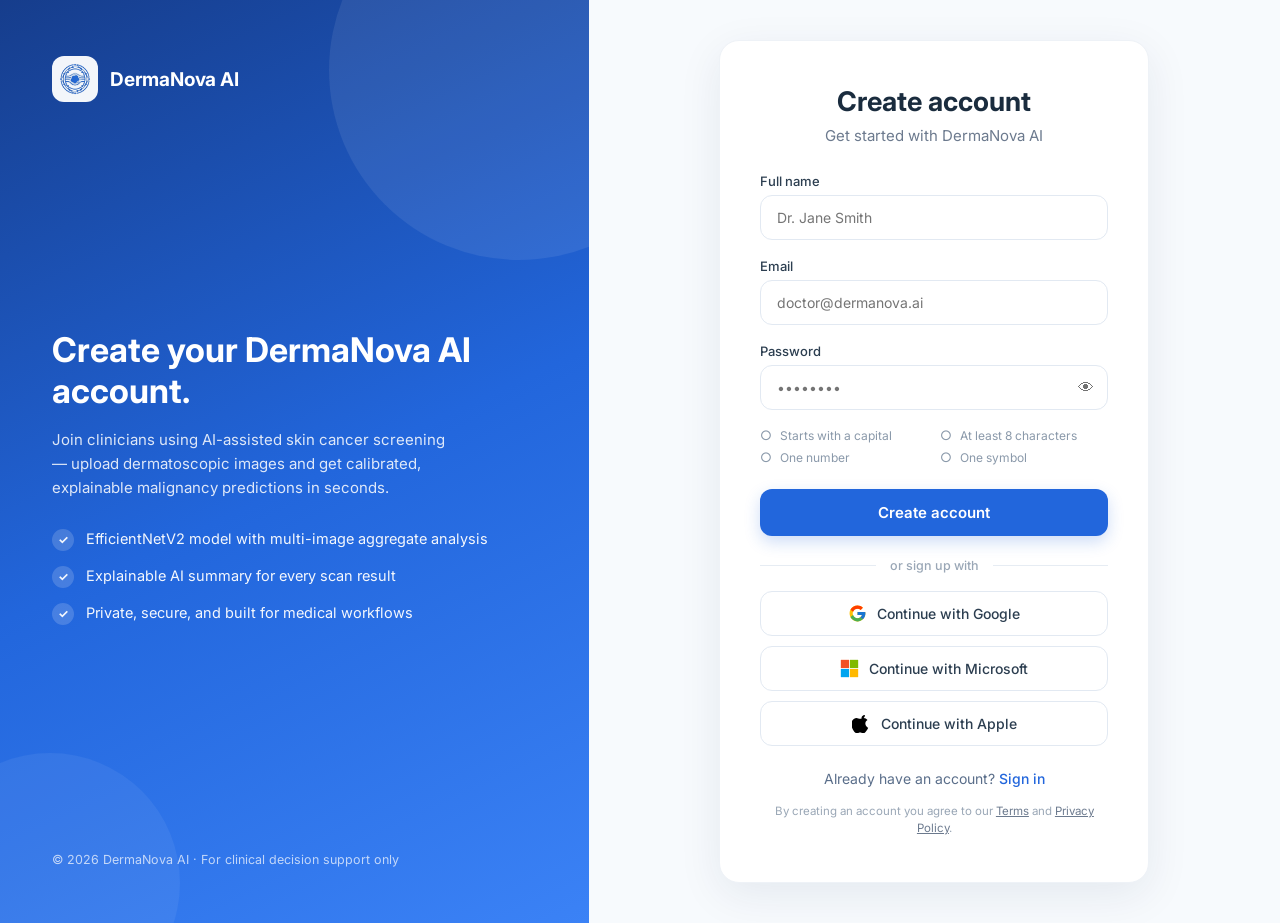
<file: signup.html>
<!DOCTYPE html>
<html lang="en">
<head>
  <meta charset="UTF-8">
  <meta name="viewport" content="width=device-width, initial-scale=1.0">
  <title>Create account | DermaNova AI</title>
  <link rel="icon" href="favicon.png?v=2" type="image/png" sizes="16x16 32x32 48x48 96x96 144x144 256x256">
  <link rel="shortcut icon" href="favicon.png?v=2" type="image/png">
  <link rel="apple-touch-icon" href="favicon.png?v=2">
  <link href="https://fonts.googleapis.com/css2?family=Inter:wght@400;500;600;700&display=swap" rel="stylesheet">
  <style>
    * { margin:0; padding:0; box-sizing:border-box; }
    body {
      font-family: 'Inter', sans-serif;
      background: #f7fafd;
      min-height: 100vh;
      color: #1a2c3e;
    }

    /* ── Split-screen shell ── */
    .auth-shell { display: flex; min-height: 100vh; }

    /* Left brand panel */
    .brand-panel {
      flex: 1 1 46%;
      position: relative;
      overflow: hidden;
      background: linear-gradient(155deg, #163d8c 0%, #2266dc 52%, #3b82f6 100%);
      color: #fff;
      padding: 56px 52px;
      display: flex;
      flex-direction: column;
      justify-content: space-between;
    }
    .brand-panel::before,
    .brand-panel::after {
      content: '';
      position: absolute;
      border-radius: 50%;
      background: rgba(255,255,255,0.08);
      pointer-events: none;
    }
    .brand-panel::before { width: 380px; height: 380px; top: -120px; right: -120px; }
    .brand-panel::after  { width: 260px; height: 260px; bottom: -90px; left: -80px; background: rgba(255,255,255,0.06); }
    .brand-logo { display: flex; align-items: center; gap: 12px; position: relative; z-index: 1; }
    .brand-logo img {
      width: 46px; height: 46px; object-fit: contain;
      background: rgba(255,255,255,0.95); border-radius: 12px; padding: 5px;
    }
    .brand-logo span { font-size: 19px; font-weight: 700; letter-spacing: -0.2px; }
    .brand-hero { position: relative; z-index: 1; }
    .brand-hero h2 { font-size: 34px; line-height: 1.22; font-weight: 700; margin-bottom: 16px; max-width: 440px; }
    .brand-hero p { font-size: 15px; line-height: 1.6; opacity: 0.85; max-width: 400px; margin-bottom: 28px; }
    .brand-features { list-style: none; display: flex; flex-direction: column; gap: 14px; }
    .brand-features li {
      display: flex; align-items: flex-start; gap: 12px;
      font-size: 14.5px; opacity: 0.95; line-height: 1.45;
    }
    .brand-features li::before {
      content: '✓';
      flex-shrink: 0;
      width: 22px; height: 22px; border-radius: 50%;
      background: rgba(255,255,255,0.18);
      display: flex; align-items: center; justify-content: center;
      font-size: 12px; font-weight: 700; margin-top: 1px;
    }
    .brand-foot { position: relative; z-index: 1; font-size: 12.5px; opacity: 0.7; }

    /* Right form panel */
    .form-panel {
      flex: 1 1 54%;
      display: flex; align-items: center; justify-content: center;
      padding: 40px 24px;
    }
    .auth-card {
      background: #fff;
      border-radius: 20px;
      padding: 44px 40px;
      width: 100%;
      max-width: 430px;
      box-shadow: 0 12px 44px rgba(16, 42, 77, 0.08);
      border: 1px solid #eef2f7;
      text-align: center;
    }
    @media (max-width: 900px) {
      .brand-panel { display: none; }
      .form-panel { flex: 1; padding: 24px 18px; }
    }

    .logo-icon { display: none; margin-bottom: 14px; }
    .logo-icon img { width: 72px; height: 72px; object-fit: contain; display: block; margin: 0 auto; }
    @media (max-width: 900px) { .logo-icon { display: block; } }

    h1 { font-size: 27px; font-weight: 700; color: #1a2c3e; margin-bottom: 8px; }
    .sub { color: #6c7a8e; margin-bottom: 28px; font-size: 15px; }

    .input-group { margin-bottom: 18px; text-align: left; }
    label { display: block; font-size: 13px; font-weight: 500; margin-bottom: 6px; color: #2c3e50; }
    input {
      width: 100%;
      padding: 13px 16px;
      border: 1px solid #e2e9f2;
      border-radius: 12px;
      font-size: 14px;
      font-family: 'Inter', sans-serif;
      transition: 0.2s;
    }
    input:focus { outline: none; border-color: #2266dc; box-shadow: 0 0 0 3px rgba(34,102,220,0.1); }

    .pw-wrap { position: relative; }
    .pw-wrap input { padding-right: 46px; }
    .pw-toggle {
      position: absolute; right: 10px; top: 50%; transform: translateY(-50%);
      background: none; border: none; cursor: pointer; font-size: 16px;
      opacity: 0.55; padding: 4px; line-height: 1;
    }
    .pw-toggle:hover { opacity: 1; }

    .pw-reqs {
      list-style: none; text-align: left; margin: 0 0 20px; padding: 0;
      display: grid; grid-template-columns: 1fr 1fr; gap: 7px 12px;
    }
    .pw-reqs li {
      font-size: 12px; color: #8a99aa; position: relative; padding-left: 20px;
      transition: color 0.2s;
    }
    .pw-reqs li::before { content: '○'; position: absolute; left: 0; font-size: 13px; line-height: 1.2; }
    .pw-reqs li.ok { color: #1a7a4a; font-weight: 500; }
    .pw-reqs li.ok::before { content: '✓'; }

    button#signupBtn {
      width: 100%;
      padding: 14px;
      background: #2266dc;
      color: white;
      border: none;
      border-radius: 12px;
      font-weight: 600;
      font-size: 15px;
      cursor: pointer;
      margin-top: 4px;
      font-family: 'Inter', sans-serif;
      transition: background 0.2s, transform 0.1s;
      box-shadow: 0 6px 16px rgba(34,102,220,0.22);
    }
    button#signupBtn:hover { background: #1a55c4; }
    button#signupBtn:active { transform: scale(0.98); }
    button#signupBtn:disabled { background: #a0b4d6; cursor: not-allowed; box-shadow: none; }

    /* ── Social sign-up ── */
    .divider {
      display: flex; align-items: center; gap: 14px;
      margin: 22px 0 18px; color: #9aa7b6; font-size: 12.5px; font-weight: 500;
    }
    .divider::before, .divider::after { content: ''; flex: 1; height: 1px; background: #e6ecf3; }
    .social-grid { display: flex; flex-direction: column; gap: 10px; }
    .social-btn {
      display: flex; align-items: center; justify-content: center; gap: 10px;
      width: 100%; padding: 12px 14px;
      background: #fff; border: 1px solid #e2e9f2; border-radius: 12px;
      font-family: 'Inter', sans-serif; font-size: 14px; font-weight: 500; color: #2c3e50;
      cursor: pointer; transition: background 0.15s, border-color 0.15s, box-shadow 0.15s;
    }
    .social-btn:hover { background: #f6f9fd; border-color: #cdd9ea; box-shadow: 0 4px 12px rgba(16,42,77,0.06); }
    .social-btn:active { transform: scale(0.99); }
    .social-btn svg { width: 19px; height: 19px; flex-shrink: 0; }
    .social-btn .apple-mark { font-size: 19px; line-height: 0; }

    .link { margin-top: 24px; font-size: 14px; color: #5a6e8a; }
    .link a { color: #2266dc; text-decoration: none; font-weight: 500; }
    .link a:hover { text-decoration: underline; }
    .terms { margin-top: 16px; font-size: 11.5px; color: #9aa7b6; line-height: 1.5; }
    .terms a { color: #6c7a8e; text-decoration: underline; }

    .msg {
      padding: 11px 14px;
      border-radius: 12px;
      margin-bottom: 16px;
      font-size: 13px;
      display: none;
      text-align: left;
    }
    .msg.error   { background: #ffe5e9; color: #c0392b; }
    .msg.success { background: #e6f9f0; color: #1a7a4a; }
    .msg.info    { background: #eaf1fd; color: #1a55c4; }

    .spinner {
      display: inline-block;
      width: 16px; height: 16px;
      border: 2px solid rgba(255,255,255,0.5);
      border-top-color: #fff;
      border-radius: 50%;
      animation: spin 0.7s linear infinite;
      margin-right: 8px;
      vertical-align: middle;
    }
    @keyframes spin { to { transform: rotate(360deg); } }
  </style>
</head>
<body>
<div class="auth-shell">

  <!-- Left: brand / value panel -->
  <aside class="brand-panel">
    <div class="brand-logo">
      <img src="favicon.png?v=2" alt="DermaNova AI">
      <span>DermaNova AI</span>
    </div>
    <div class="brand-hero">
      <h2>Create your DermaNova AI account.</h2>
      <p>Join clinicians using AI-assisted skin cancer screening — upload dermatoscopic images and get calibrated, explainable malignancy predictions in seconds.</p>
      <ul class="brand-features">
        <li>EfficientNetV2 model with multi-image aggregate analysis</li>
        <li>Explainable AI summary for every scan result</li>
        <li>Private, secure, and built for medical workflows</li>
      </ul>
    </div>
    <div class="brand-foot">© 2026 DermaNova AI · For clinical decision support only</div>
  </aside>

  <!-- Right: sign-up form -->
  <main class="form-panel">
    <div class="auth-card">
      <div class="logo-icon">
        <img src="favicon.png?v=2" alt="DermaNova AI">
      </div>
      <h1>Create account</h1>
      <div class="sub">Get started with DermaNova AI</div>

      <div id="signupMsg" class="msg"></div>

      <div class="input-group">
        <label for="name">Full name</label>
        <input type="text" id="name" name="name" placeholder="Dr. Jane Smith" autocomplete="name">
      </div>
      <div class="input-group">
        <label for="email">Email</label>
        <input type="email" id="email" name="email" placeholder="doctor@dermanova.ai" autocomplete="email">
      </div>
      <div class="input-group">
        <label for="password">Password</label>
        <div class="pw-wrap">
          <input type="password" id="password" name="password" placeholder="••••••••" autocomplete="new-password">
          <button type="button" class="pw-toggle" data-target="password" aria-label="Show password">👁</button>
        </div>
      </div>
      <ul class="pw-reqs" id="pwReqs">
        <li data-req="upper">Starts with a capital</li>
        <li data-req="len">At least 8 characters</li>
        <li data-req="num">One number</li>
        <li data-req="sym">One symbol</li>
      </ul>

      <button id="signupBtn" type="button">Create account</button>

      <div class="divider">or sign up with</div>
      <div class="social-grid">
        <button type="button" class="social-btn" data-provider="Google">
          <svg viewBox="0 0 48 48" aria-hidden="true">
            <path fill="#FFC107" d="M43.611 20.083H42V20H24v8h11.303c-1.649 4.657-6.08 8-11.303 8-6.627 0-12-5.373-12-12s5.373-12 12-12c3.059 0 5.842 1.154 7.961 3.039l5.657-5.657C34.046 6.053 29.268 4 24 4 12.955 4 4 12.955 4 24s8.955 20 20 20 20-8.955 20-20c0-1.341-.138-2.65-.389-3.917z"/>
            <path fill="#FF3D00" d="M6.306 14.691l6.571 4.819C14.655 15.108 18.961 12 24 12c3.059 0 5.842 1.154 7.961 3.039l5.657-5.657C34.046 6.053 29.268 4 24 4 16.318 4 9.656 8.337 6.306 14.691z"/>
            <path fill="#4CAF50" d="M24 44c5.166 0 9.86-1.977 13.409-5.192l-6.19-5.238C29.211 35.091 26.715 36 24 36c-5.202 0-9.619-3.317-11.283-7.946l-6.522 5.025C9.505 39.556 16.227 44 24 44z"/>
            <path fill="#1976D2" d="M43.611 20.083H42V20H24v8h11.303c-.792 2.237-2.231 4.166-4.087 5.571.001-.001.002-.001.003-.002l6.19 5.238C36.971 39.205 44 34 44 24c0-1.341-.138-2.65-.389-3.917z"/>
          </svg>
          Continue with Google
        </button>
        <button type="button" class="social-btn" data-provider="Microsoft">
          <svg viewBox="0 0 23 23" aria-hidden="true">
            <path fill="#f25022" d="M1 1h10v10H1z"/>
            <path fill="#7fba00" d="M12 1h10v10H12z"/>
            <path fill="#00a4ef" d="M1 12h10v10H1z"/>
            <path fill="#ffb900" d="M12 12h10v10H12z"/>
          </svg>
          Continue with Microsoft
        </button>
        <button type="button" class="social-btn" data-provider="Apple">
          <svg viewBox="0 0 24 24" aria-hidden="true">
            <path fill="#000" d="M16.365 1.43c0 1.14-.42 2.205-1.12 3.005-.83.95-2.18 1.685-3.31 1.595a3.36 3.36 0 0 1-.04-.42c0-1.095.49-2.225 1.18-2.985.7-.78 1.93-1.37 2.97-1.41.02.21.02.42.02.215zm3.94 16.16c-.57 1.32-.85 1.9-1.59 3.06-1.03 1.62-2.48 3.64-4.28 3.65-1.6.02-2.01-1.04-4.18-1.03-2.17.01-2.62 1.05-4.22 1.04-1.8-.01-3.17-1.83-4.2-3.45-2.88-4.54-3.18-9.86-1.4-12.69 1.26-2.01 3.25-3.18 5.12-3.18 1.91 0 3.11 1.05 4.69 1.05 1.53 0 2.46-1.05 4.67-1.05 1.67 0 3.44.91 4.7 2.48-4.13 2.26-3.46 8.16.97 10.12z"/>
          </svg>
          Continue with Apple
        </button>
      </div>

      <div class="link">Already have an account? <a href="login.html">Sign in</a></div>
      <div class="terms">By creating an account you agree to our <a href="#">Terms</a> and <a href="#">Privacy Policy</a>.</div>
    </div>
  </main>

</div>

  <!-- Google OAuth Modal -->
  <div class="google-modal-overlay" id="googleModal" style="display:none; position:fixed; inset:0; background:rgba(15,23,42,0.6); backdrop-filter:blur(4px); z-index:9999; align-items:center; justify-content:center;">
    <div style="background:#fff; width:100%; max-width:400px; border-radius:20px; padding:28px 24px; box-shadow:0 20px 50px rgba(0,0,0,0.2); font-family:'Inter',sans-serif; text-align:center; position:relative;">
      <button id="closeGoogleModal" type="button" style="position:absolute; top:16px; right:16px; background:none; border:none; font-size:18px; cursor:pointer; color:#64748b;">✕</button>
      <svg viewBox="0 0 48 48" style="width:44px; height:44px; margin-bottom:12px;">
        <path fill="#FFC107" d="M43.611 20.083H42V20H24v8h11.303c-1.649 4.657-6.08 8-11.303 8-6.627 0-12-5.373-12-12s5.373-12 12-12c3.059 0 5.842 1.154 7.961 3.039l5.657-5.657C34.046 6.053 29.268 4 24 4 12.955 4 4 12.955 4 24s8.955 20 20 20 20-8.955 20-20c0-1.341-.138-2.65-.389-3.917z"/>
        <path fill="#FF3D00" d="M6.306 14.691l6.571 4.819C14.655 15.108 18.961 12 24 12c3.059 0 5.842 1.154 7.961 3.039l5.657-5.657C34.046 6.053 29.268 4 24 4 16.318 4 9.656 8.337 6.306 14.691z"/>
        <path fill="#4CAF50" d="M24 44c5.166 0 9.86-1.977 13.409-5.192l-6.19-5.238C29.211 35.091 26.715 36 24 36c-5.202 0-9.619-3.317-11.283-7.946l-6.522 5.025C9.505 39.556 16.227 44 24 44z"/>
        <path fill="#1976D2" d="M43.611 20.083H42V20H24v8h11.303c-.792 2.237-2.231 4.166-4.087 5.571.001-.001.002-.001.003-.002l6.19 5.238C36.971 39.205 44 34 44 24c0-1.341-.138-2.65-.389-3.917z"/>
      </svg>
      <h3 style="font-size:20px; font-weight:700; color:#1e293b; margin-bottom:6px;">Sign up with Google</h3>
      <p style="font-size:13px; color:#64748b; margin-bottom:20px;">Choose an account to continue to <strong>DermaNova AI</strong></p>
      
      <div style="text-align:left; margin-bottom:14px;">
        <label style="font-size:12px; font-weight:600; color:#475569; display:block; margin-bottom:6px;">Google Email</label>
        <input type="email" id="googleEmailInput" placeholder="doctor@gmail.com" style="width:100%; padding:12px; border:1px solid #cbd5e1; border-radius:10px; font-size:14px;">
      </div>
      
      <div style="text-align:left; margin-bottom:20px;">
        <label style="font-size:12px; font-weight:600; color:#475569; display:block; margin-bottom:6px;">Full Name</label>
        <input type="text" id="googleNameInput" placeholder="Dr. Jane Smith" style="width:100%; padding:12px; border:1px solid #cbd5e1; border-radius:10px; font-size:14px;">
      </div>
      
      <button id="confirmGoogleAuthBtn" type="button" style="width:100%; padding:13px; background:#1a73e8; color:#fff; border:none; border-radius:10px; font-size:15px; font-weight:600; cursor:pointer; transition:background 0.2s;">Continue with Google</button>
    </div>
  </div>

<script>
  const nameInput = document.getElementById('name');
  const emailInput = document.getElementById('email');
  const passwordInput = document.getElementById('password');
  const msgDiv = document.getElementById('signupMsg');
  const btn = document.getElementById('signupBtn');

  // Show / hide password
  document.querySelectorAll('.pw-toggle').forEach(tg => {
    tg.addEventListener('click', () => {
      const input = document.getElementById(tg.dataset.target);
      const show = input.type === 'password';
      input.type = show ? 'text' : 'password';
      tg.style.opacity = show ? '1' : '0.55';
    });
  });

  // Live password requirement checklist
  function pwChecks(pw) {
    return {
      upper: /^[A-Z]/.test(pw),
      len:   pw.length >= 8,
      num:   /[0-9]/.test(pw),
      sym:   /[^A-Za-z0-9]/.test(pw)
    };
  }
  function updatePwReqs() {
    const c = pwChecks(passwordInput.value);
    document.querySelectorAll('#pwReqs li').forEach(li => li.classList.toggle('ok', !!c[li.dataset.req]));
  }
  passwordInput.addEventListener('input', updatePwReqs);

  function showMsg(type, text) {
    msgDiv.className = 'msg ' + type;
    msgDiv.innerText = text;
    msgDiv.style.display = 'block';
  }

  btn.addEventListener('click', async () => {
    const name     = nameInput.value.trim();
    const email    = emailInput.value.trim();
    const password = passwordInput.value;

    msgDiv.style.display = 'none';
    msgDiv.className = 'msg';

    if (!name || !email || !password) {
      showMsg('error', 'All fields are required.');
      return;
    }

    const c = pwChecks(password);
    if (!(c.upper && c.len && c.num && c.sym)) {
      showMsg('error', 'Password must start with a capital letter and include at least 8 characters, a number, and a symbol.');
      return;
    }

    btn.disabled = true;
    btn.innerHTML = '<span class="spinner"></span>Creating account...';

    try {
      const formData = new FormData();
      formData.append('full_name', name);
      formData.append('email', email);
      formData.append('password', password);

      const response = await fetch('signup.php', { method: 'POST', body: formData });
      const data = await response.json();

      if (data.success) {
        showMsg('success', data.message + ' Redirecting...');
        localStorage.setItem('oncodiag_user', JSON.stringify(data.user));
        setTimeout(() => { window.location.href = data.redirect || 'index.html'; }, 1000);
      } else {
        showMsg('error', data.message);
        btn.disabled = false;
        btn.innerHTML = 'Create account';
      }
    } catch (err) {
      showMsg('error', 'Network error. Make sure XAMPP is running and you are accessing via localhost.');
      btn.disabled = false;
      btn.innerHTML = 'Create account';
    }
  });

  // ── Social sign-up (Google OAuth Modal) ──
  const googleModal = document.getElementById('googleModal');
  const googleEmailInput = document.getElementById('googleEmailInput');
  const googleNameInput = document.getElementById('googleNameInput');
  const confirmGoogleBtn = document.getElementById('confirmGoogleAuthBtn');

  document.querySelectorAll('.social-btn').forEach(b => {
    b.addEventListener('click', () => {
      const provider = b.dataset.provider;
      if (provider === 'Google') {
        const typedEmail = emailInput?.value.trim();
        const typedName  = nameInput?.value.trim();
        googleEmailInput.value = typedEmail || 'doctor@gmail.com';
        googleNameInput.value  = typedName || 'Dr. Google User';
        googleModal.style.display = 'flex';
      } else {
        showMsg('info', `${provider} sign-up will be enabled for enterprise accounts soon. Please use Google or Email.`);
        msgDiv.scrollIntoView({ behavior: 'smooth', block: 'nearest' });
      }
    });
  });

  document.getElementById('closeGoogleModal')?.addEventListener('click', () => {
    googleModal.style.display = 'none';
  });

  confirmGoogleBtn?.addEventListener('click', async () => {
    const gEmail = googleEmailInput.value.trim();
    const gName  = googleNameInput.value.trim() || 'Google User';

    if (!gEmail) {
      alert('Please enter a valid Google email address.');
      return;
    }

    confirmGoogleBtn.disabled = true;
    confirmGoogleBtn.innerText = 'Signing up with Google...';

    try {
      const formData = new FormData();
      formData.append('action', 'google_auth');
      formData.append('email', gEmail);
      formData.append('full_name', gName);

      const response = await fetch('signup.php', { method: 'POST', body: formData });
      const data = await response.json();

      if (data.success) {
        googleModal.style.display = 'none';
        showMsg('success', '✅ ' + data.message + ' Redirecting...');
        localStorage.setItem('oncodiag_user', JSON.stringify(data.user));
        setTimeout(() => { window.location.href = data.redirect || 'index.html'; }, 800);
      } else {
        alert(data.message || 'Google signup failed.');
      }
    } catch(err) {
      alert('Network error connecting to server.');
    } finally {
      confirmGoogleBtn.disabled = false;
      confirmGoogleBtn.innerText = 'Continue with Google';
    }
  });

  document.addEventListener('keydown', (e) => { if (e.key === 'Enter' && googleModal.style.display === 'none') btn.click(); });
</script>
</body>
</html>
</file>
<file: style.css>
* {
  margin: 0;
  padding: 0;
  box-sizing: border-box;
}

:root {
  --bg-body: #f5f9ff;
  --bg-panel: #ffffff;
  --bg-sidebar: #ffffff;
  --bg-card: #f8fafd;
  --bg-hover: #f0f4fa;
  --bg-active: #eef3ff;
  --border: #e2e9f2;
  --border-md: #d9e1ec;
  --border-hi: #cbdbe6;
  --accent: #2266dc;
  --accent-light: #eef4ff;
  --accent-dark: #1a4fb0;
  --txt-1: #1a2c3e;
  --txt-2: #4a5b6e;
  --txt-3: #8a99aa;
  --green: #1f9b6e;
  --red: #e0526f;
  --shadow-sm: 0 2px 8px rgba(0, 0, 0, 0.02), 0 1px 2px rgba(0, 0, 0, 0.03);
  --shadow-md: 0 4px 12px rgba(0, 0, 0, 0.05);
  --sidebar-w: 270px;
  --sidebar-collapsed-w: 70px;
  --font: 'Inter', system-ui, -apple-system, sans-serif;
  --transition: all 0.2s cubic-bezier(0.2, 0.9, 0.4, 1.1);
}

body {
  font-family: var(--font);
  background: var(--bg-body);
  color: var(--txt-1);
  height: 100vh;
  overflow: hidden;
  font-size: 16px;
}

body.dark-theme {
  --bg-body: #0f151c;
  --bg-panel: #1a222c;
  --bg-sidebar: #161d26;
  --bg-card: #212a35;
  --bg-hover: #2a3441;
  --bg-active: #2a3441;
  --border: #2a3441;
  --border-md: #344050;
  --border-hi: #4a5b6e;
  --accent: #4d8bf0;
  --accent-light: #1e2b40;
  --accent-dark: #3a76d8;
  --txt-1: #e8eef6;
  --txt-2: #aab6c4;
  --txt-3: #758595;
  --shadow-sm: 0 2px 8px rgba(0, 0, 0, 0.25), 0 1px 2px rgba(0, 0, 0, 0.3);
  --shadow-md: 0 4px 14px rgba(0, 0, 0, 0.4);
}

/* ── Dark theme component overrides ── */
body.dark-theme .modal { background: var(--bg-panel); }
body.dark-theme .cam-cancel { background: var(--bg-hover); color: var(--txt-1); }
body.dark-theme .ud-item.text-red:hover { background: rgba(224,82,111,0.16); color: var(--red); }
body.dark-theme .profile-msg.success { background: rgba(31,155,110,0.16); color: #4dd6a3; }
body.dark-theme .profile-msg.error { background: rgba(224,82,111,0.16); color: #ff8aa0; }
body.dark-theme .logo-icon img { background: rgba(255,255,255,0.06); }
body.dark-theme ::-webkit-scrollbar { width: 10px; height: 10px; }
body.dark-theme ::-webkit-scrollbar-thumb { background: #344050; border-radius: 6px; }
body.dark-theme ::-webkit-scrollbar-thumb:hover { background: #44546a; }
body.dark-theme ::-webkit-scrollbar-track { background: transparent; }

@keyframes fadeIn {
  from { opacity: 0; transform: translateY(10px); }
  to { opacity: 1; transform: translateY(0); }
}

@keyframes scaleIn {
  from { opacity: 0; transform: scale(0.95); }
  to { opacity: 1; transform: scale(1); }
}

.sidebar-overlay {
  display: none;
  position: fixed;
  inset: 0;
  background: rgba(0, 0, 0, 0.4);
  z-index: 15;
  backdrop-filter: blur(2px);
  opacity: 0;
  transition: opacity 0.3s ease;
}
.sidebar-overlay.show {
  opacity: 1;
}

.app {
  display: flex;
  height: 100vh;
}

/* ========= SIDEBAR ========= */
.sidebar {
  width: var(--sidebar-w);
  min-width: var(--sidebar-w);
  background: var(--bg-sidebar);
  border-right: 1px solid var(--border);
  display: flex;
  flex-direction: column;
  transition: var(--transition);
  overflow-x: hidden;
  z-index: 20;
  box-shadow: var(--shadow-sm);
}

.sidebar.collapsed {
  width: 80px;
  min-width: 80px;
  border-right-color: transparent;
}

/* Hide text elements when collapsed */
.sidebar.collapsed .logo-text,
.sidebar.collapsed .hist-text,
.sidebar.collapsed .nav-text,
.sidebar.collapsed .history-label {
  display: none;
}

/* Stack the brand + new-chat button vertically when collapsed */
.sidebar.collapsed .sidebar-header {
  flex-direction: column;
  justify-content: center;
  gap: 12px;
  padding: 16px 0;
}
.sidebar.collapsed .brand {
  justify-content: center;
}
.sidebar.collapsed .logo-icon img {
  margin: 0;
}
.sidebar.collapsed .nav-item {
  justify-content: center;
  padding: 10px 0;
}
.sidebar.collapsed .nav-item svg {
  margin: 0;
}
.sidebar.collapsed .history-section {
  overflow: hidden;
}
.sidebar.collapsed .hist-item {
  display: none;
}
.sidebar.collapsed .user-card {
  flex-direction: column;
  justify-content: center;
  gap: 6px;
  padding: 8px 0;
}
.sidebar.collapsed .user-name {
  font-size: 11px;
  text-align: center;
}
.sidebar.collapsed .user-email,
.sidebar.collapsed .logout-btn {
  display: none;
}

/* Sidebar header — logo + name + new-chat button on one row */
.sidebar-header {
  display: flex;
  align-items: center;
  justify-content: space-between;
  gap: 10px;
  padding: 14px 16px;
  border-bottom: 1px solid var(--border);
}
.brand {
  display: flex;
  align-items: center;
  gap: 10px;
  cursor: pointer;
  min-width: 0;
}

.logo-icon {
  display: flex;
  align-items: center;
  justify-content: center;
  flex-shrink: 0;
}

.logo-icon img {
  width: 38px;
  height: 38px;
  object-fit: contain;
  border-radius: 10px;
}

.logo-text {
  min-width: 0;
}

.logo-text .logo-name {
  font-weight: 800;
  font-size: 1.18rem;
  background: linear-gradient(135deg, var(--accent) 0%, #6366f1 100%);
  -webkit-background-clip: text;
  background-clip: text;
  -webkit-text-fill-color: transparent;
  letter-spacing: -0.4px;
  line-height: 1.1;
  white-space: nowrap;
}

.msg-avatar {
  display: none !important;
}
 
/* Nav menu */
.nav-menu {
  padding: 1px 12px 0;
  display: flex;
  flex-direction: column;
  gap: 4px;
}
.nav-item {
  display: flex;
  align-items: center;
  gap: 12px;
  padding: 12px 16px;
  background: transparent;
  border: none;
  border-radius: 12px;
  cursor: pointer;
  color: var(--txt-2);
  font-size: 15px;
  font-weight: 500;
  transition: all 0.2s;
}
.nav-item:hover {
  background: var(--bg-hover);
  color: var(--accent);
}
.nav-item svg {
  width: 20px;
  height: 20px;
  stroke: currentColor;
}

/* New chat button — compact icon in the header row */
.new-chat-btn {
  flex-shrink: 0;
  width: 40px;
  height: 40px;
  padding: 0;
  background: var(--accent);
  color: white;
  border: none;
  border-radius: 12px;
  display: flex;
  align-items: center;
  justify-content: center;
  cursor: pointer;
  transition: var(--transition);
  box-shadow: 0 4px 12px rgba(34, 102, 220, 0.22);
}
.new-chat-btn:hover {
  background: var(--accent-dark);
  transform: translateY(-1px);
  box-shadow: 0 6px 16px rgba(34, 102, 220, 0.3);
}
.new-chat-btn:active {
  transform: scale(0.96);
}
.new-chat-btn svg {
  width: 19px;
  height: 19px;
  stroke: white;
  display: block;
}

/* ========= SEARCH CHATS MODAL ========= */
.search-modal {
  width: 560px;
}
.chat-search {
  display: flex;
  align-items: center;
  gap: 8px;
  padding: 11px 14px;
  background: var(--bg-card);
  border: 1.5px solid var(--border);
  border-radius: 12px;
  transition: border-color 0.2s, box-shadow 0.2s;
}
.chat-search:focus-within {
  border-color: var(--accent);
  box-shadow: 0 0 0 3px rgba(34, 102, 220, 0.1);
}
.chat-search-icon {
  width: 18px;
  height: 18px;
  stroke: var(--txt-3);
  flex-shrink: 0;
}
.chat-search-input {
  flex: 1;
  border: none;
  outline: none;
  background: transparent;
  font-family: var(--font);
  font-size: 15px;
  color: var(--txt-1);
  min-width: 0;
}
.chat-search-input::placeholder {
  color: var(--txt-3);
}
.chat-search-clear {
  border: none;
  background: transparent;
  color: var(--txt-3);
  cursor: pointer;
  font-size: 14px;
  line-height: 1;
  padding: 2px;
  border-radius: 6px;
  flex-shrink: 0;
}
.chat-search-clear:hover {
  color: var(--txt-1);
  background: var(--bg-hover);
}

/* Results list */
.search-results {
  margin-top: 16px;
  max-height: 50vh;
  overflow-y: auto;
  display: flex;
  flex-direction: column;
  gap: 6px;
}
.search-result {
  display: flex;
  flex-direction: column;
  gap: 4px;
  padding: 12px 14px;
  border: 1px solid var(--border);
  border-radius: 12px;
  background: var(--bg-card);
  cursor: pointer;
  text-align: left;
  width: 100%;
  font-family: var(--font);
  transition: background 0.15s, border-color 0.15s, transform 0.1s;
}
.search-result:hover {
  background: var(--bg-hover);
  border-color: var(--accent);
  transform: translateX(2px);
}
.search-result-title {
  font-size: 14.5px;
  font-weight: 600;
  color: var(--txt-1);
  white-space: nowrap;
  overflow: hidden;
  text-overflow: ellipsis;
}
.search-result-snippet {
  font-size: 13px;
  color: var(--txt-3);
  white-space: nowrap;
  overflow: hidden;
  text-overflow: ellipsis;
}
.search-result mark {
  background: #fff2a8;
  color: inherit;
  padding: 0 1px;
  border-radius: 3px;
}
body.dark-theme .search-result mark {
  background: #6b5a18;
  color: #fff;
}
.search-empty {
  font-size: 14px;
  color: var(--txt-3);
  padding: 28px 10px;
  text-align: center;
}

/* History */
.history-section {
  flex: 1;
  overflow-y: auto;
  padding: 8px;
  scrollbar-width: thin;
}
.history-label {
  font-size: 14px;
  font-weight: 600;
  color: var(--txt-3);
  text-transform: uppercase;
  letter-spacing: 0.5px;
  margin: 16px 8px 8px;
  text-align: left;
}
.hist-item {
  display: flex;
  align-items: center;
  gap: 12px;
  padding: 10px 12px;
  border-radius: 12px;
  cursor: pointer;
  transition: all 0.2s ease;
  margin-bottom: 2px;
}
.hist-item:hover {
  background: var(--bg-hover);
  transform: translateX(2px);
}
.hist-item.active {
  background: var(--accent-light);
  border-left: 3px solid var(--accent);
}
.hist-text {
  font-size: 14px;
  font-weight: 500;
  flex: 1;
  white-space: nowrap;
  overflow: hidden;
  text-overflow: ellipsis;
  color: var(--txt-2);
}
.hist-item.active .hist-text {
  color: var(--accent);
  font-weight: 600;
}
.hist-del {
  opacity: 0;
  background: none;
  border: none;
  cursor: pointer;
  font-size: 14px;
  color: var(--txt-3);
  width: 24px;
  height: 24px;
  border-radius: 20px;
  transition: all 0.1s;
}
.hist-item:hover .hist-del {
  opacity: 1;
}
.hist-del:hover {
  background: var(--red);
  color: white;
}

/* Sidebar footer */
.sidebar-footer {
  border-top: 1px solid var(--border);
  padding: 12px;
}
.user-card {
  display: flex;
  align-items: center;
  gap: 12px;
  position: relative;
  cursor: pointer;
  padding: 8px;
  border-radius: 12px;
  transition: background 0.2s;
}
.user-card:hover {
  background: var(--bg-hover);
}
.user-avatar {
  width: 40px;
  height: 40px;
  background: var(--accent);
  border-radius: 50%;
  display: flex;
  align-items: center;
  justify-content: center;
  color: white;
  font-weight: 600;
  font-size: 14px;
}
.user-details {
  flex: 1;
}
.user-name {
  font-size: 15px;
  font-weight: 600;
}
.user-email {
  font-size: 12px;
  color: var(--txt-3);
}

/* User Dropdown */
.user-dropdown {
  position: absolute;
  bottom: 100%;
  left: 0;
  width: 100%;
  background: var(--bg-panel);
  border: 1px solid var(--border);
  border-radius: 16px;
  box-shadow: 0 10px 30px rgba(0,0,0,0.1);
  padding: 8px;
  margin-bottom: 12px;
  display: flex;
  flex-direction: column;
  opacity: 0;
  visibility: hidden;
  transform: translateY(10px);
  transition: all 0.2s ease;
  z-index: 100;
}
.user-dropdown.open {
  opacity: 1;
  visibility: visible;
  transform: translateY(0);
}
.ud-header {
  padding: 8px 12px 12px;
}
.ud-name {
  font-weight: 600;
  font-size: 14px;
  color: var(--txt-1);
}
.ud-email {
  font-size: 12px;
  color: var(--txt-3);
  margin-top: 2px;
}
.ud-divider {
  height: 1px;
  background: var(--border);
  margin: 0 0 8px 0;
}
.ud-item {
  display: flex;
  align-items: center;
  gap: 12px;
  padding: 10px 12px;
  background: transparent;
  border: none;
  border-radius: 8px;
  cursor: pointer;
  color: var(--txt-2);
  font-size: 14px;
  font-weight: 500;
  text-align: left;
  transition: background 0.2s, color 0.2s;
}
.ud-item:hover {
  background: var(--bg-hover);
  color: var(--txt-1);
}
.ud-item svg {
  width: 16px;
  height: 16px;
}
.ud-item.text-red {
  color: var(--red);
}
.ud-item.text-red:hover {
  background: #ffe5e9;
  color: #c0392b;
}

.sidebar.collapsed .user-dropdown {
  left: 10px;
  width: 200px;
}

/* ========= MAIN AREA ========= */
.main {
  flex: 1;
  display: flex;
  flex-direction: column;
  overflow: hidden;
}
.topbar {
  display: flex;
  align-items: center;
  padding: 14px 24px;
  background: var(--bg-panel);
  border-bottom: 1px solid var(--border);
  gap: 16px;
}
.topbar-menu, .tb-btn {
  background: transparent;
  border: 1px solid var(--border);
  border-radius: 10px;
  width: 38px;
  height: 38px;
  cursor: pointer;
  display: flex;
  align-items: center;
  justify-content: center;
  transition: var(--transition);
}
.topbar-menu:hover, .tb-btn:hover {
  background: var(--bg-hover);
  border-color: var(--accent);
}
.topbar-menu svg, .tb-btn svg {
  display: block;
  width: 18px;
  height: 18px;
}
.topbar-menu svg.panel-icon {
  transition: transform 0.3s cubic-bezier(0.4, 0, 0.2, 1);
}
.sidebar.collapsed ~ .main .topbar-menu svg.panel-icon {
  transform: scaleX(-1);
}
.topbar-title {
  font-weight: 600;
  font-size: 1.05rem;
  flex: 1;
  text-align: left;
  margin-left: 8px;
  color: var(--txt-1);
}

.chat-options-menu {
  position: absolute;
  top: 48px;
  right: 0;
  background: var(--bg-panel);
  border: 1px solid var(--border);
  border-radius: 12px;
  box-shadow: var(--shadow-md);
  width: 150px;
  display: flex;
  flex-direction: column;
  padding: 8px 0;
  z-index: 50;
  opacity: 0;
  visibility: hidden;
  transform: translateY(-10px);
  transition: all 0.2s;
}
.chat-options-menu.open {
  opacity: 1;
  visibility: visible;
  transform: translateY(0);
}
.opt-item {
  background: transparent;
  border: none;
  padding: 10px 16px;
  text-align: left;
  font-size: 14px;
  font-family: var(--font);
  color: var(--txt-1);
  cursor: pointer;
  transition: background 0.2s;
}
.opt-item:hover {
  background: var(--bg-hover);
}

/* Chat area */
.chat-area {
  flex: 1;
  overflow-y: auto;
  padding: 0 24px;
  scroll-behavior: smooth;
}
.welcome {
  display: flex;
  flex-direction: column;
  align-items: center;
  justify-content: center;
  height: 100%;
  text-align: center;
  gap: 16px;
  animation: scaleIn 0.4s ease forwards;
}
.welcome-title {
  font-size: 2.5rem;
  font-weight: 700;
  color: var(--accent);
  letter-spacing: -0.5px;
}
.welcome-sub {
  font-size: 16px;
  color: var(--txt-2);
  max-width: 450px;
  line-height: 1.6;
}
.messages {
  display: flex;
  flex-direction: column;
  gap: 20px;
  padding: 20px 0;
}
.msg-row {
  display: flex;
  gap: 0;
  animation: fadeIn 0.3s ease forwards;
}
.msg-row.ai {
  justify-content: flex-start;
  margin-left: 20px;
}
.msg-row.user {
  justify-content: flex-end;
}
.msg-avatar {
  display: none;
}
.msg-content {
  max-width: 70%;
}
.msg-bubble {
  padding: 14px 20px;
  border-radius: 22px;
  background: var(--bg-panel);
  border: 1px solid var(--border);
  font-size: 15px;
  line-height: 1.6;
  box-shadow: var(--shadow-sm);
}
.msg-row.user .msg-bubble {
  background: var(--accent);
  border: none;
  color: white;
}
.result-card {
  margin-top: 12px;
  background: var(--bg-card);
  border-radius: 18px;
  padding: 16px;
  border: 1px solid var(--border);
}

/* ========= INPUT BAR (sleek & refined) ========= */
.input-wrap {
  padding: 12px 20px 16px;
  background: var(--bg-body);
  border-top: 1px solid var(--border);
}
.input-bar {
  display: flex;
  align-items: flex-end;
  gap: 10px;
  background: var(--bg-panel);
  border: 1px solid var(--border-md);
  border-radius: 48px;
  padding: 4px 6px 4px 14px;
  transition: border-color 0.2s;
}
.input-bar:focus-within {
  border-color: var(--accent);
}
.chat-input {
  flex: 1;
  border: none;
  resize: none;
  background: transparent;
  font-family: var(--font);
  font-size: 15px;
  padding: 8px 0;
  min-height: 42px;
  max-height: 120px;
  outline: none;
  color: var(--txt-1);
  line-height: 1.45;
}
.chat-input::placeholder {
  color: var(--txt-3);
}

/* Plus button & menu */
.plus-wrap {
  position: relative;
}
.plus-btn {
  background: transparent;
  border: none;
  width: 32px;
  height: 32px;
  border-radius: 50%;
  display: flex;
  align-items: center;
  justify-content: center;
  cursor: pointer;
  transition: var(--transition);
  color: var(--txt-1);
  margin-bottom: 5px;
}
.plus-btn svg {
  width: 22px;
  height: 22px;
}
.plus-btn.active {
  background: var(--txt-1);
  color: var(--bg-panel);
}
.plus-menu {
  position: absolute;
  bottom: 54px;
  left: 0;
  background: var(--bg-panel);
  border: 1px solid var(--border);
  border-radius: 24px;
  width: 260px;
  box-shadow: 0 12px 28px rgba(0,0,0,0.1);
  display: flex;
  flex-direction: column;
  overflow: hidden;
  z-index: 100;
  opacity: 0;
  visibility: hidden;
  transform: translateY(10px);
  transition: opacity 0.2s, transform 0.2s, visibility 0.2s;
}
.plus-menu.open {
  opacity: 1;
  visibility: visible;
  transform: translateY(0);
}
.pm-item {
  border: 1px solid var(--border);
  display: flex;
  align-items: center;
  gap: 14px;
  padding: 14px 18px;
  background: transparent;
  border: none;
  cursor: pointer;
  transition: background 0.15s;
  text-align: left;
}
.pm-item:hover {
  background: var(--bg-hover);
}
.pm-emoji {
  font-size: 28px;
}
.pm-text .pm-title {
  font-weight: 700;
  font-size: 15px;
  color: var(--txt-1);
}
.pm-text .pm-sub {
  font-size: 13px;
  color: var(--txt-3);
  margin-top: 2px;
}

/* Send button */
.send-btn {
  background: var(--bg-hover);
  border: none;
  width: 32px;
  height: 32px;
  border-radius: 50%;
  display: flex;
  align-items: center;
  justify-content: center;
  cursor: pointer;
  transition: var(--transition);
  color: var(--txt-3);
  margin-bottom: 5px;
}
.send-btn.active {
  background: var(--accent);
  color: white;
  box-shadow: 0 4px 12px rgba(34,102,220,0.3);
}
.send-btn svg {
  width: 16px;
  height: 16px;
  stroke: currentColor;
}

/* Attachment preview */
.attach-preview {
  display: flex;
  gap: 8px;
  flex-wrap: wrap;
  margin-bottom: 8px;
}
.attach-thumb {
  width: 52px;
  height: 52px;
  background: var(--bg-card);
  border-radius: 12px;
  border: 1px solid var(--border);
  position: relative;
  overflow: hidden;
}
.attach-thumb img {
  width: 100%;
  height: 100%;
  object-fit: cover;
}
.remove-attach {
  position: absolute;
  top: -4px;
  right: -4px;
  background: var(--red);
  color: white;
  border-radius: 30px;
  width: 18px;
  height: 18px;
  font-size: 10px;
  cursor: pointer;
  display: flex;
  align-items: center;
  justify-content: center;
}

.input-note {
  font-size: 11.5px;
  color: var(--txt-3);
  text-align: center;
  margin-top: 8px;
}

/* Camera modal */
.modal-overlay {
  position: fixed;
  inset: 0;
  background: rgba(0,0,0,0.6);
  display: none;
  align-items: center;
  justify-content: center;
  z-index: 1000;
}
.modal {
  background: var(--bg-panel);
  border-radius: 32px;
  width: 420px;
  max-width: 90vw;
  padding: 20px;
}
#cameraStream {
  width: 100%;
  border-radius: 20px;
  background: #000;
}
.camera-buttons {
  display: flex;
  gap: 12px;
  margin-top: 16px;
}
.cam-capture, .cam-cancel {
  flex: 1;
  padding: 12px;
  border-radius: 40px;
  border: none;
  font-weight: 600;
  cursor: pointer;
}
.cam-capture {
  background: var(--accent);
  color: white;
}
.cam-cancel {
  background: #f1f3f7;
  color: var(--txt-1);
}

/* Responsive */
@media (max-width: 768px) {
  .sidebar-overlay {
    display: block;
    pointer-events: none;
  }
  .sidebar-overlay.show {
    pointer-events: auto;
  }
  .sidebar {
    position: fixed;
    left: 0;
    top: 0;
    bottom: 0;
    z-index: 50;
    transform: translateX(-100%);
  }
  .sidebar.mobile-open {
    transform: translateX(0);
  }
  .msg-content {
    max-width: 85%;
  }
  .input-wrap {
    padding: 12px 16px;
  }
  .welcome-title {
    font-size: 2rem;
  }
  .welcome-sub {
    font-size: 15px;
  }
  .chat-input {
    font-size: 16px; /* Prevents zoom on iOS */
  }
}

/* ========= PROFILE MODAL ========= */
.profile-modal {
  width: 440px;
}
.modal-header {
  display: flex;
  align-items: center;
  justify-content: space-between;
  padding: 20px 24px 16px;
  border-bottom: 1px solid var(--border);
}
.modal-title {
  font-size: 17px;
  font-weight: 700;
  color: var(--txt-1);
}
.modal-close {
  background: transparent;
  border: none;
  font-size: 18px;
  cursor: pointer;
  color: var(--txt-3);
  width: 32px;
  height: 32px;
  border-radius: 50%;
  display: flex;
  align-items: center;
  justify-content: center;
  transition: background 0.2s, color 0.2s;
}
.modal-close:hover {
  background: var(--bg-hover);
  color: var(--txt-1);
}
.modal-body {
  padding: 24px;
}

/* Profile avatar section */
.profile-avatar-section {
  display: flex;
  align-items: center;
  gap: 18px;
  margin-bottom: 24px;
}
.profile-avatar-lg {
  width: 64px;
  height: 64px;
  border-radius: 50%;
  background: linear-gradient(135deg, var(--accent), #5b9cf6);
  color: white;
  font-size: 22px;
  font-weight: 700;
  display: flex;
  align-items: center;
  justify-content: center;
  flex-shrink: 0;
  box-shadow: 0 4px 16px rgba(34, 102, 220, 0.25);
}
.profile-avatar-name {
  font-size: 17px;
  font-weight: 700;
  color: var(--txt-1);
}
.profile-avatar-role {
  font-size: 13px;
  color: var(--txt-3);
  margin-top: 3px;
}
.profile-divider {
  height: 1px;
  background: var(--border);
  margin-bottom: 24px;
}

/* Profile fields */
.profile-field {
  margin-bottom: 20px;
}
.profile-label {
  display: flex;
  align-items: center;
  gap: 8px;
  font-size: 13px;
  font-weight: 600;
  color: var(--txt-2);
  margin-bottom: 8px;
  text-transform: uppercase;
  letter-spacing: 0.4px;
}
.profile-label svg {
  width: 14px;
  height: 14px;
  stroke: var(--accent);
}
.profile-input {
  width: 100%;
  padding: 12px 16px;
  border: 1.5px solid var(--border);
  border-radius: 12px;
  font-size: 15px;
  font-family: var(--font);
  color: var(--txt-1);
  background: var(--bg-body);
  transition: border-color 0.2s, box-shadow 0.2s;
  outline: none;
}
.profile-input:focus {
  border-color: var(--accent);
  box-shadow: 0 0 0 3px rgba(34, 102, 220, 0.1);
}

/* Profile message */
.profile-msg {
  padding: 10px 14px;
  border-radius: 10px;
  font-size: 13px;
  margin-bottom: 16px;
}
.profile-msg.success {
  background: #e6f9f0;
  color: #1a7a4a;
}
.profile-msg.error {
  background: #ffe5e9;
  color: #c0392b;
}

/* Profile action buttons */
.profile-actions {
  display: flex;
  gap: 12px;
  margin-top: 8px;
}
.profile-cancel-btn {
  flex: 1;
  padding: 12px;
  border: 1.5px solid var(--border);
  border-radius: 40px;
  background: transparent;
  color: var(--txt-2);
  font-size: 14px;
  font-weight: 600;
  font-family: var(--font);
  cursor: pointer;
  transition: background 0.2s, color 0.2s;
}
.profile-cancel-btn:hover {
  background: var(--bg-hover);
  color: var(--txt-1);
}
.profile-save-btn {
  flex: 2;
  padding: 12px;
  border: none;
  border-radius: 40px;
  background: var(--accent);
  color: white;
  font-size: 14px;
  font-weight: 600;
  font-family: var(--font);
  cursor: pointer;
  display: flex;
  align-items: center;
  justify-content: center;
  gap: 8px;
  transition: background 0.2s, transform 0.1s;
  box-shadow: 0 4px 12px rgba(34, 102, 220, 0.25);
}
.profile-save-btn svg {
  width: 16px;
  height: 16px;
}
.profile-save-btn:hover {
  background: var(--accent-dark);
  transform: translateY(-1px);
}
.profile-save-btn:active {
  transform: scale(0.98);
}
.profile-save-btn:disabled {
  background: #a0b4d6;
  cursor: not-allowed;
  transform: none;
}

/* ========= SHARE MODAL ========= */
.share-grid {
  display: grid;
  grid-template-columns: repeat(3, 1fr);
  gap: 12px;
}
.share-option {
  display: flex;
  flex-direction: column;
  align-items: center;
  gap: 10px;
  padding: 16px 8px;
  background: var(--bg-card);
  border: 1px solid var(--border);
  border-radius: 16px;
  cursor: pointer;
  font-family: var(--font);
  font-size: 13px;
  font-weight: 600;
  color: var(--txt-2);
  transition: background 0.2s, border-color 0.2s, transform 0.1s;
}
.share-option:hover {
  background: var(--bg-hover);
  border-color: var(--accent);
  color: var(--txt-1);
}
.share-option:active {
  transform: scale(0.97);
}
.share-ic {
  width: 44px;
  height: 44px;
  border-radius: 50%;
  display: flex;
  align-items: center;
  justify-content: center;
}
.share-ic svg {
  width: 22px;
  height: 22px;
}
@media (max-width: 480px) {
  .share-grid { grid-template-columns: repeat(2, 1fr); }
}

/* ========= HELP / FAQ MODAL ========= */
.faq-list {
  display: flex;
  flex-direction: column;
  gap: 10px;
}
.faq-item {
  border: 1px solid var(--border);
  border-radius: 12px;
  background: var(--bg-card);
  overflow: hidden;
}
.faq-item summary {
  padding: 14px 16px;
  font-size: 14px;
  font-weight: 600;
  color: var(--txt-1);
  cursor: pointer;
  list-style: none;
  position: relative;
  padding-right: 40px;
}
.faq-item summary::-webkit-details-marker { display: none; }
.faq-item summary::after {
  content: "+";
  position: absolute;
  right: 16px;
  top: 50%;
  transform: translateY(-50%);
  font-size: 18px;
  font-weight: 400;
  color: var(--txt-3);
  transition: transform 0.2s;
}
.faq-item[open] summary::after {
  content: "−";
}
.faq-item p {
  margin: 0;
  padding: 0 16px 16px;
  font-size: 13.5px;
  line-height: 1.55;
  color: var(--txt-2);
}

/* ========= SUGGESTED PROMPT STARTERS ========= */
.prompt-starters {
  display: flex;
  flex-wrap: wrap;
  justify-content: center;
  gap: 10px;
  max-width: 540px;
  margin-top: 8px;
}
.starter-chip {
  background: var(--bg-card);
  border: 1px solid var(--border);
  border-radius: 14px;
  padding: 11px 16px;
  font-family: var(--font);
  font-size: 13.5px;
  font-weight: 500;
  color: var(--txt-2);
  cursor: pointer;
  transition: background 0.18s, border-color 0.18s, transform 0.1s, color 0.18s;
}
.starter-chip:hover {
  background: var(--bg-hover);
  border-color: var(--accent);
  color: var(--accent);
  transform: translateY(-1px);
}
.starter-chip:active { transform: scale(0.98); }

/* ========= VOICE INPUT (MIC) BUTTON ========= */
.mic-btn {
  background: transparent;
  border: none;
  width: 36px;
  height: 36px;
  border-radius: 50%;
  display: flex;
  align-items: center;
  justify-content: center;
  cursor: pointer;
  transition: var(--transition);
  color: var(--txt-3);
  margin-bottom: 10px;
  flex-shrink: 0;
}
.mic-btn:hover { background: var(--bg-hover); color: var(--accent); }
.mic-btn svg { width: 19px; height: 19px; }
.mic-btn.listening {
  background: var(--red);
  color: #fff;
  animation: mic-pulse 1.3s ease-in-out infinite;
}
@keyframes mic-pulse {
  0%, 100% { box-shadow: 0 0 0 0 rgba(224,82,111,0.45); }
  50%      { box-shadow: 0 0 0 7px rgba(224,82,111,0); }
}

/* ========= SCROLL-TO-BOTTOM BUTTON ========= */
.main { position: relative; }
.scroll-bottom-btn {
  position: absolute;
  left: 50%;
  bottom: 122px;
  transform: translateX(-50%) translateY(8px);
  width: 38px;
  height: 38px;
  border-radius: 50%;
  background: var(--bg-panel);
  border: 1px solid var(--border-md);
  color: var(--txt-2);
  display: flex;
  align-items: center;
  justify-content: center;
  cursor: pointer;
  box-shadow: var(--shadow-md);
  opacity: 0;
  visibility: hidden;
  transition: opacity 0.2s, transform 0.2s, visibility 0.2s;
  z-index: 30;
}
.scroll-bottom-btn.show {
  opacity: 1;
  visibility: visible;
  transform: translateX(-50%) translateY(0);
}
.scroll-bottom-btn:hover { border-color: var(--accent); color: var(--accent); }
.scroll-bottom-btn svg { width: 18px; height: 18px; }

/* ========= MESSAGE ACTIONS & TIMESTAMP ========= */
.msg-meta {
  display: flex;
  align-items: center;
  gap: 4px;
  margin-top: 6px;
  padding: 0 4px;
}
.msg-row.user .msg-meta { justify-content: flex-end; }
.msg-act {
  background: transparent;
  border: none;
  width: 28px;
  height: 28px;
  border-radius: 8px;
  display: flex;
  align-items: center;
  justify-content: center;
  cursor: pointer;
  color: var(--txt-3);
  opacity: 0;
  transition: opacity 0.18s, background 0.18s, color 0.18s;
}
.msg-row:hover .msg-act { opacity: 1; }
.msg-act:hover { background: var(--bg-hover); color: var(--accent); }
.msg-act.active { color: var(--accent); opacity: 1; }
.msg-act.down.active { color: var(--red); }
.msg-act svg { width: 15px; height: 15px; }
.msg-time {
  font-size: 11px;
  color: var(--txt-3);
  margin-left: 4px;
}

/* ========= MESSAGE TEXT SIZE (settings) ========= */
body.font-sm .msg-bubble,
body.font-sm .gpt-explanation-text { font-size: 13px; }
body.font-sm .gpt-list-item { font-size: 12.5px; }
body.font-lg .msg-bubble { font-size: 17px; }
body.font-lg .gpt-explanation-text { font-size: 16px; }
body.font-lg .gpt-list-item { font-size: 15px; }
</file>
